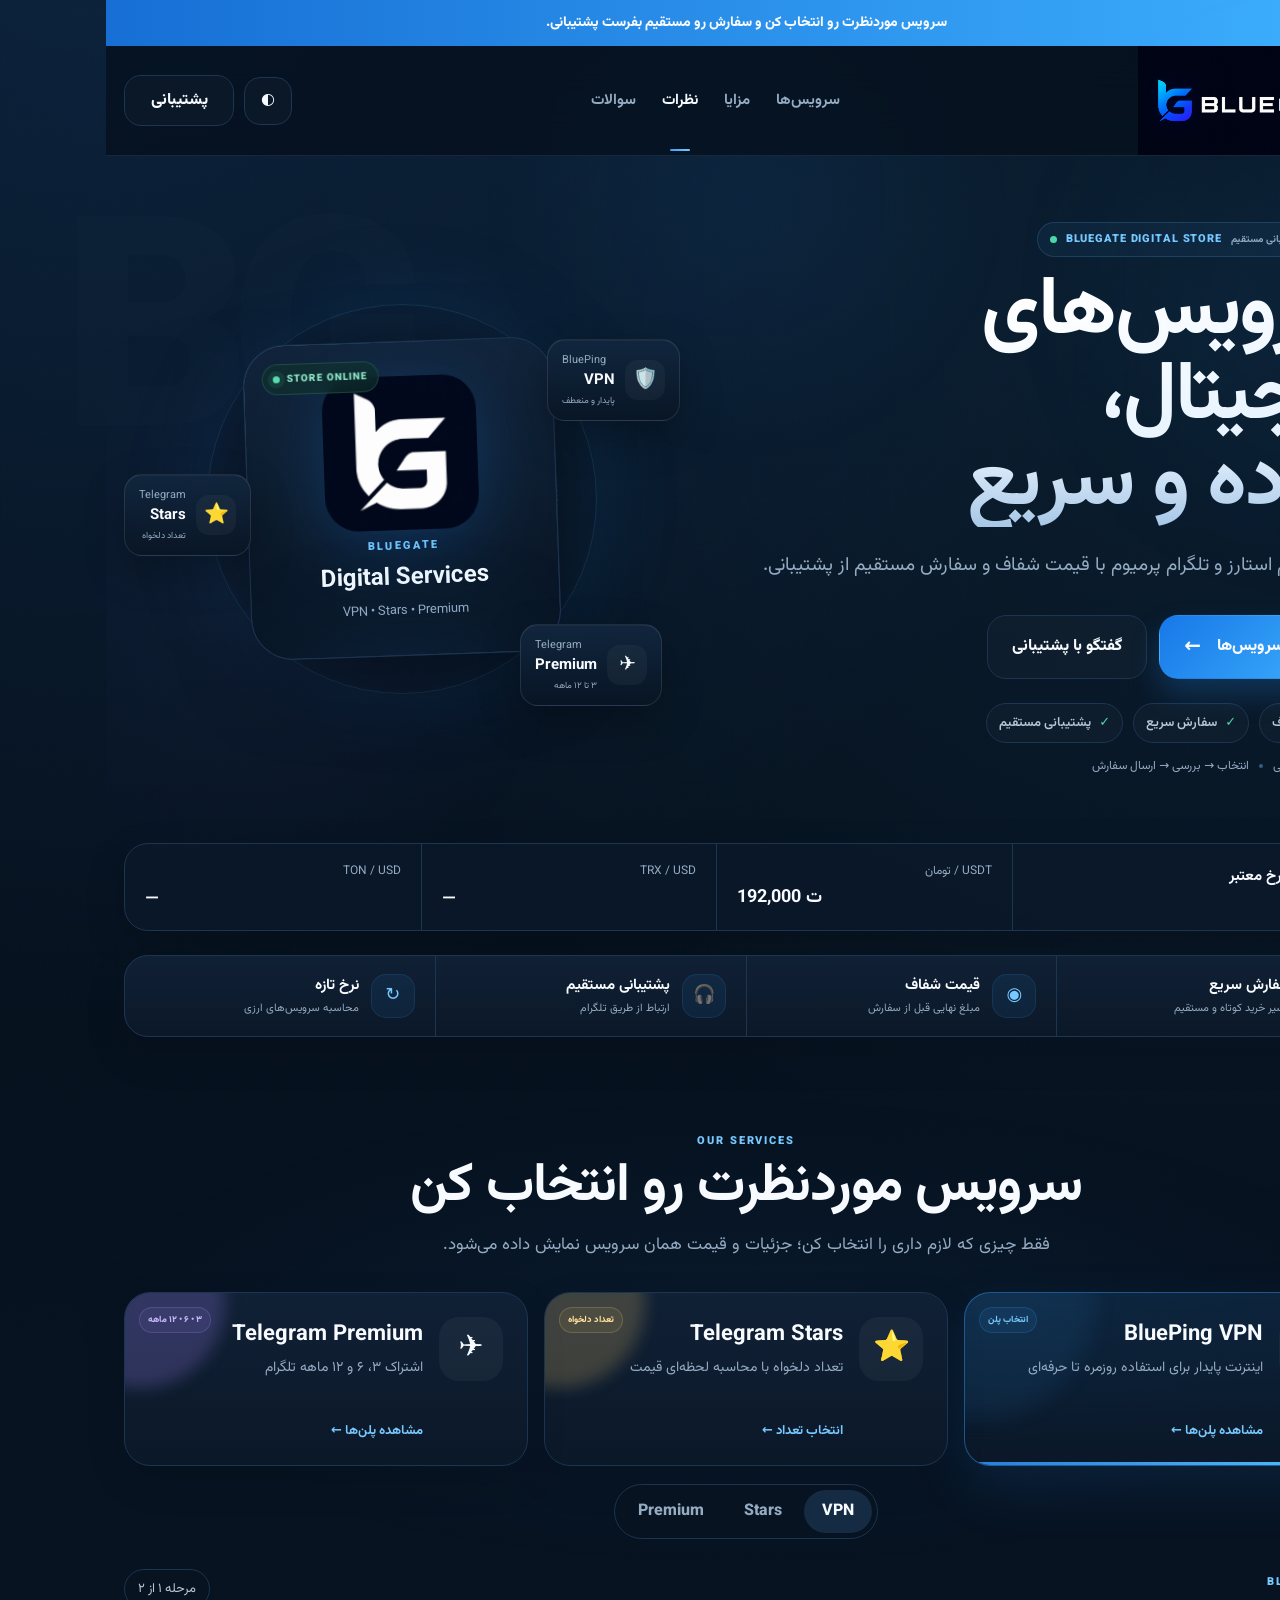
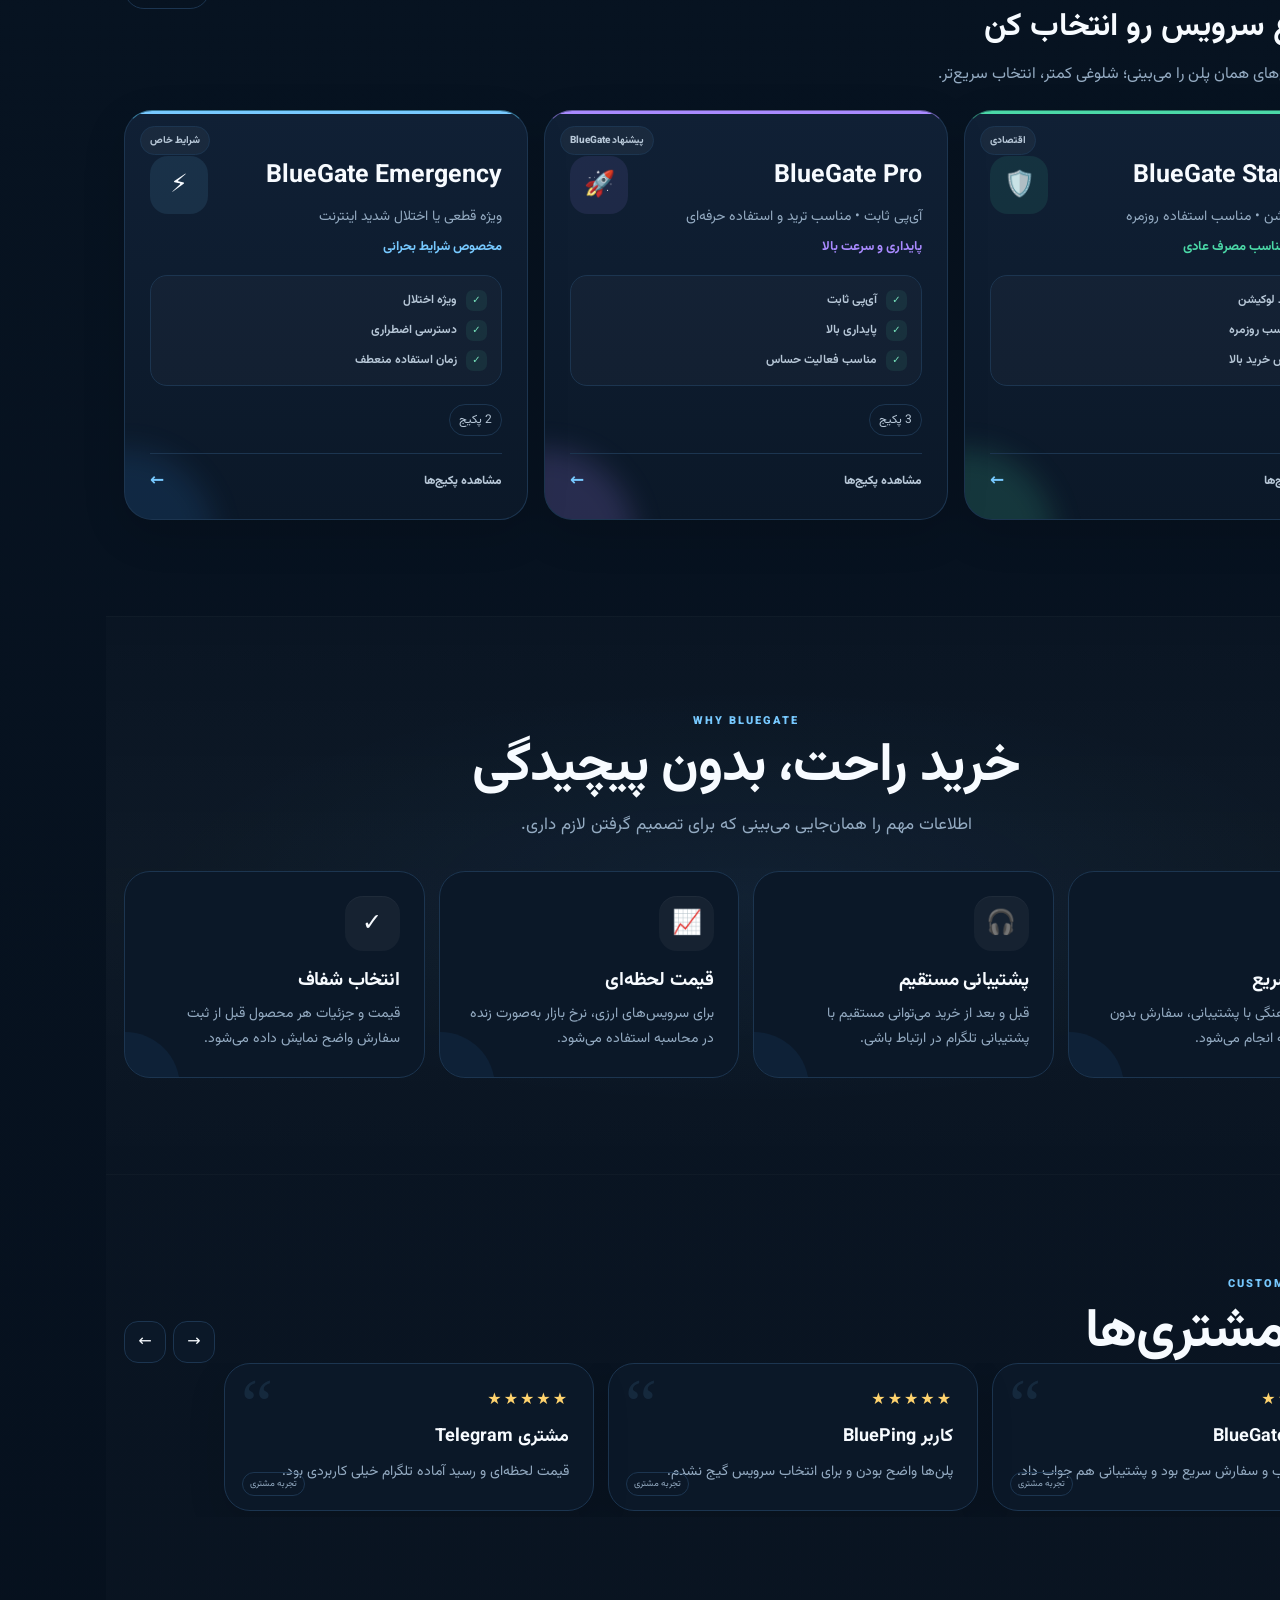
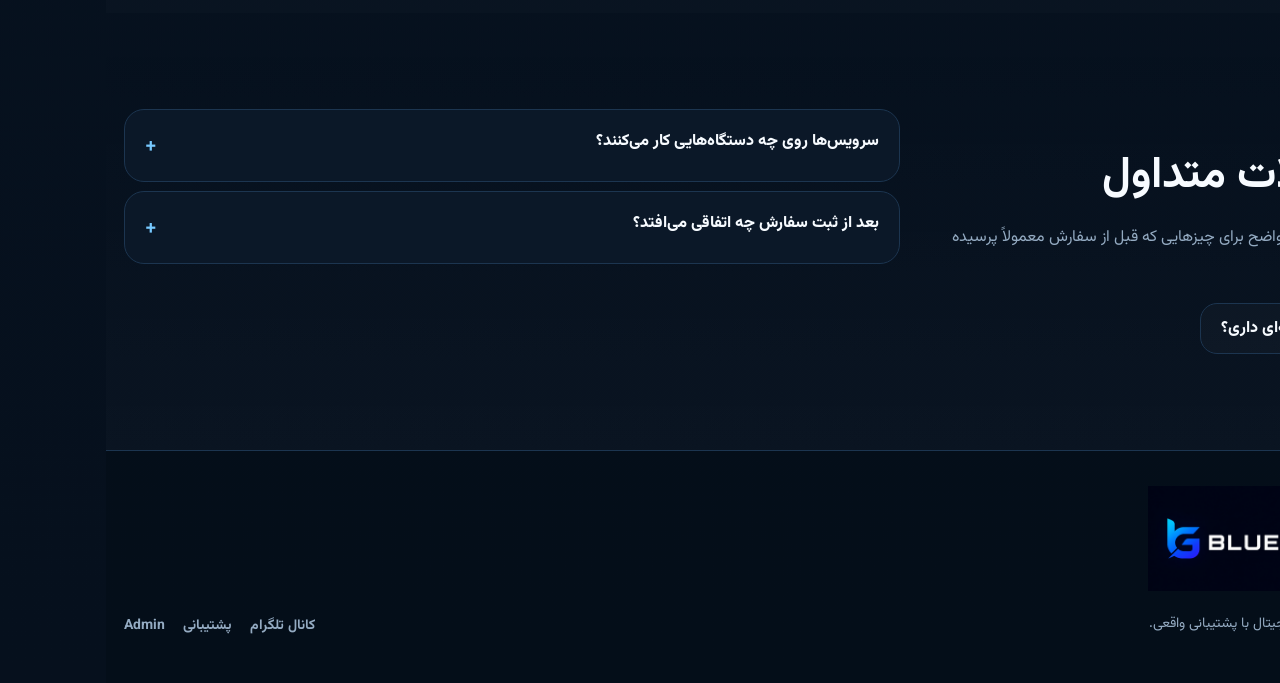
<file: index.html>
<!doctype html>
<html lang="fa" dir="rtl">
<head>
  <meta charset="utf-8">
  <meta name="viewport" content="width=device-width,initial-scale=1,viewport-fit=cover">
  <meta name="theme-color" content="#06101d">
  <title>BlueGate Store</title>
  <meta name="description" content="فروشگاه سرویس‌های دیجیتال BlueGate؛ VPN، Telegram Stars و Telegram Premium">
  <link rel="manifest" href="manifest.json">
  <link rel="icon" href="icon-192.png">
  <link rel="stylesheet" href="css/store.css">
</head>
<body>
  <div id="announcement" class="announcement hidden"></div>

  <header class="site-header" id="siteHeader">
    <div class="shell header-inner">
      <a class="brand" href="#top" aria-label="BlueGate home"><img src="assets/logo.png" alt="BlueGate" class="brand-wordmark"><span class="sr-only" id="brandName">BlueGate</span><span class="sr-only" id="brandSubtitle">Digital Services</span></a>
      <nav class="desktop-nav" aria-label="ناوبری اصلی">
        <a data-nav-link href="#products">سرویس‌ها</a>
        <a data-nav-link href="#why">مزایا</a>
        <a data-nav-link href="#reviewsSection">نظرات</a>
        <a data-nav-link href="#faq">سوالات</a>
      </nav>
      <div class="header-actions">
        <button id="themeBtn" class="icon-btn" type="button" aria-label="تغییر تم">◐</button>
        <a id="supportTop" class="btn header-support" target="_blank" rel="noopener">پشتیبانی</a>
        <button id="mobileMenuBtn" class="mobile-menu-btn" type="button" aria-label="منو">☰</button>
      </div>
    </div>
    <div id="mobileMenu" class="mobile-menu hidden">
      <div class="shell mobile-menu-links"><a href="#products">سرویس‌ها</a><a href="#why">مزایا</a><a href="#reviewsSection">نظرات</a><a href="#faq">سوالات</a><a id="mobileSupport" target="_blank" rel="noopener">پشتیبانی تلگرام</a></div>
    </div>
  </header>

  <main id="top">
    <section class="hero shell">
      <div class="hero-copy">
        <div class="hero-eyebrow"><span class="pulse-dot"></span><span>BLUEGATE DIGITAL STORE</span><b>خرید سریع • پشتیبانی مستقیم</b></div>
        <h1 id="heroTitle">سرویس‌های دیجیتال، ساده و سریع</h1>
        <p id="heroText">VPN، تلگرام استارز و تلگرام پرمیوم با قیمت شفاف و سفارش مستقیم از پشتیبانی.</p>
        <div class="hero-actions"><a class="btn primary xl hero-primary" href="#products"><span>مشاهده سرویس‌ها</span><b>←</b></a><a id="heroSupport" class="btn ghost xl" target="_blank" rel="noopener">گفتگو با پشتیبانی</a></div>
        <div class="hero-trust"><span><i>✓</i> قیمت شفاف</span><span><i>✓</i> سفارش سریع</span><span><i>✓</i> پشتیبانی مستقیم</span></div><div class="hero-microcopy"><span>بدون فرم‌های طولانی</span><i></i><span>انتخاب → بررسی → ارسال سفارش</span></div>
      </div>
      <div class="hero-visual" aria-hidden="true">
        <div class="brand-orbit"></div>
        <div class="brand-stage"><img src="assets/logo-mark.png" alt=""><div class="brand-stage-copy"><span>BLUEGATE</span><strong>Digital Services</strong><small>VPN • Stars • Premium</small></div><span class="brand-live-badge"><i></i> STORE ONLINE</span></div>
        <div class="floating-card fc-one"><span>🛡️</span><div><small>BluePing</small><strong>VPN</strong><em>پایدار و منعطف</em></div></div>
        <div class="floating-card fc-two"><span>⭐</span><div><small>Telegram</small><strong>Stars</strong><em>تعداد دلخواه</em></div></div>
        <div class="floating-card fc-three"><span>✈️</span><div><small>Telegram</small><strong>Premium</strong><em>۳ تا ۱۲ ماهه</em></div></div>
      </div>
    </section>

    <section class="shell live-strip" aria-label="نرخ‌های لحظه‌ای">
      <div class="live-strip-title"><span id="rateDot" class="live-dot loading"></span><div><strong id="rateState">در حال دریافت نرخ‌ها</strong><small id="rateAge">بازار زنده</small></div></div>
      <div class="rate-cell"><span>USDT / تومان</span><strong id="usdtRate" class="rate-loading">—</strong></div>
      <div class="rate-cell"><span>TRX / USD</span><strong id="trxRate" class="rate-loading">—</strong></div>
      <div class="rate-cell"><span>TON / USD</span><strong id="tonRate" class="rate-loading">—</strong></div>
    </section>

    <section class="shell conversion-strip" aria-label="مزایای خرید از BlueGate">
      <div class="conversion-item"><span class="conversion-icon">⚡</span><div><strong>سفارش سریع</strong><small>مسیر خرید کوتاه و مستقیم</small></div></div>
      <div class="conversion-item"><span class="conversion-icon">◉</span><div><strong>قیمت شفاف</strong><small>مبلغ نهایی قبل از سفارش</small></div></div>
      <div class="conversion-item"><span class="conversion-icon">🎧</span><div><strong>پشتیبانی مستقیم</strong><small>ارتباط از طریق تلگرام</small></div></div>
      <div class="conversion-item"><span class="conversion-icon">↻</span><div><strong>نرخ تازه</strong><small>محاسبه سرویس‌های ارزی</small></div></div>
    </section>

    <section id="products" class="section shell products-section">
      <div class="section-head center-head"><span class="kicker">OUR SERVICES</span><h2>سرویس موردنظرت رو انتخاب کن</h2><p>فقط چیزی که لازم داری را انتخاب کن؛ جزئیات و قیمت همان سرویس نمایش داده می‌شود.</p></div>

      <div class="product-tabs" role="tablist" aria-label="محصولات">
        <button class="product-tab active" data-target="vpnPanel" data-product="vpn" type="button"><span class="tab-badge">انتخاب پلن</span><span class="tab-icon vpn-icon">🛡️</span><span class="tab-copy"><strong>BluePing VPN</strong><small>اینترنت پایدار برای استفاده روزمره تا حرفه‌ای</small></span><b>مشاهده پلن‌ها ←</b></button>
        <button class="product-tab" data-target="starsPanel" data-product="stars" type="button"><span class="tab-badge gold">تعداد دلخواه</span><span class="tab-icon stars-icon">⭐</span><span class="tab-copy"><strong>Telegram Stars</strong><small>تعداد دلخواه با محاسبه لحظه‌ای قیمت</small></span><b>انتخاب تعداد ←</b></button>
        <button class="product-tab" data-target="premiumPanel" data-product="premium" type="button"><span class="tab-badge purple">۳ • ۶ • ۱۲ ماهه</span><span class="tab-icon premium-icon">✈️</span><span class="tab-copy"><strong>Telegram Premium</strong><small>اشتراک ۳، ۶ و ۱۲ ماهه تلگرام</small></span><b>مشاهده پلن‌ها ←</b></button>
      </div>

      <div class="service-nav-wrap"><div class="service-nav" id="serviceNav"><button class="active" data-service="vpn">VPN</button><button data-service="stars">Stars</button><button data-service="premium">Premium</button></div></div>

      <div id="vpnPanel" class="product-panel active">
        <div class="panel-intro"><div><span class="kicker">BLUEPING VPN</span><h3>اول نوع سرویس رو انتخاب کن</h3><p>بعد فقط پکیج‌های همان پلن را می‌بینی؛ شلوغی کمتر، انتخاب سریع‌تر.</p></div><span class="step-badge">مرحله ۱ از ۲</span></div>
        <div id="vpnPlans" class="vpn-plan-picker"></div>
        <div id="vpnPackageStage" class="vpn-package-stage hidden" data-theme="blue">
          <div class="vpn-stage-ambient" aria-hidden="true"></div>

          <div class="vpn-stage-top">
            <div class="stage-head">
              <div class="stage-identity">
                <div id="vpnSelectedIcon" class="stage-plan-icon">🛡️</div>
                <div>
                  <span class="eyebrow">پلن انتخاب‌شده</span>
                  <h4 id="vpnSelectedTitle">—</h4>
                  <p id="vpnSelectedSubtitle">—</p>
                </div>
              </div>
              <button id="changeVpnPlan" class="btn ghost small" type="button">تغییر پلن</button>
            </div>

            <div class="vpn-stage-details">
              <div class="vpn-best-for">
                <span class="mini-label">مناسب برای</span>
                <div id="vpnBestFor" class="best-for-list"></div>
              </div>

              <div class="vpn-network-visual" aria-hidden="true">
                <span class="network-node n1"></span>
                <span class="network-node n2"></span>
                <span class="network-node n3"></span>
                <span class="network-line l1"></span>
                <span class="network-line l2"></span>
                <div class="network-core">BG</div>
              </div>

              <div class="vpn-compare-hint">
                <span class="mini-label">خلاصه انتخاب</span>
                <strong id="vpnCompareHint">—</strong>
              </div>
            </div>
          </div>

          <div class="package-section-head">
            <div>
              <span class="eyebrow">مرحله ۲ از ۲</span>
              <h5>حجم مناسب خودت رو انتخاب کن</h5>
              <p>پکیج‌های بزرگ‌تر، در صورت داشتن قیمت بهتر به ازای هر گیگ، با برچسب صرفه‌جویی مشخص می‌شن.</p>
            </div>
            <span id="vpnPackageCount" class="package-count-chip">—</span>
          </div>

          <div id="vpnPackageList" class="vpn-package-grid"></div>

          <div id="vpnAction" class="selection-summary vpn-selection-summary muted-selection">
            <div class="selection-product">
              <span>انتخاب شما</span>
              <strong id="vpnSelectionLabel">یک پکیج انتخاب کن</strong>
            </div>
            <div class="selection-price-block">
              <small>مبلغ نهایی</small>
              <strong id="vpnSelectionPrice">—</strong>
            </div>
            <button id="vpnBuy" class="btn primary" type="button" disabled>انتخاب پکیج</button>
          </div>
          <div class="purchase-reassurance"><span>✓ مبلغ قبل از ارسال مشخص است</span><span>✓ سفارش مستقیم برای پشتیبانی</span></div>
        </div>
      </div>

      <div id="starsPanel" class="product-panel">
        <div class="configurator-card">
          <div class="config-head"><div><span class="kicker">TELEGRAM STARS</span><h3>تعداد استار رو انتخاب کن</h3><p>مقدار دلخواه را با اسلایدر یا عدد دقیق وارد کن.</p></div><div class="large-product-icon">⭐</div></div>
          <div class="star-amount"><button id="starsMinus" type="button" aria-label="کاهش">−</button><label><input id="starsInput" type="number"><span>Stars</span></label><button id="starsPlus" type="button" aria-label="افزایش">+</button></div>
          <div class="slider-shell"><input id="starsSlider" class="range" type="range"><div class="range-labels"><span id="starsMin">—</span><span id="starsMax">—</span></div></div>
          <div id="starsPresets" class="presets"></div><div class="config-hint"><span>✦</span><p>با تغییر تعداد، قیمت نهایی و معادل USDT / TRX / TON همان لحظه به‌روزرسانی می‌شود.</p></div>
          <div class="receive-summary"><div><span>مقدار دریافتی</span><strong><b id="starsReceive">—</b> Stars</strong></div><div><span>حداقل سفارش</span><strong><b id="starsMinimum">—</b> Stars</strong></div></div>
          <div class="primary-price-card"><span>قیمت نهایی</span><div class="hero-price"><strong id="starsToman">—</strong><small>تومان</small></div><div class="secondary-currencies"><span><b id="starsUsdt">—</b> USDT</span><span><b id="starsTrx">—</b> TRX</span><span><b id="starsTon">—</b> TON</span></div></div>
          <button id="starsBuy" class="btn primary xl full purchase-cta" type="button"><span>ثبت سفارش Stars</span><b>←</b></button><div class="purchase-reassurance centered"><span>✓ بررسی سفارش قبل از ارسال</span><span>✓ اتصال مستقیم به تلگرام</span></div>
        </div>
      </div>

      <div id="premiumPanel" class="product-panel">
        <div class="panel-intro"><div><span class="kicker">TELEGRAM PREMIUM</span><h3>مدت اشتراک رو انتخاب کن</h3><p>یک پلن را انتخاب کن؛ قیمت اصلی تومان است و معادل ارزها زیر آن نمایش داده می‌شود.</p></div><span class="step-badge">یک انتخاب</span></div>
        <div id="premiumPlans" class="premium-grid"></div>
        <div class="premium-action-wrap"><div class="selection-summary" id="premiumSelectionSummary"><div><span>پلن انتخاب‌شده</span><strong id="premiumSelectedLabel">هنوز انتخاب نشده</strong></div><div class="selection-price"><span id="premiumSelectedPrice">—</span><small>تومان</small></div><button id="premiumBuy" class="btn primary" type="button" disabled>ادامه خرید</button></div><div class="purchase-reassurance"><span>✓ قیمت نهایی به تومان</span><span>✓ معادل USDT / TRX / TON</span></div></div>
      </div>
    </section>

    <section id="why" class="section why-section"><div class="shell"><div class="section-head center-head"><span class="kicker">WHY BLUEGATE</span><h2>خرید راحت، بدون پیچیدگی</h2><p>اطلاعات مهم را همان‌جایی می‌بینی که برای تصمیم گرفتن لازم داری.</p></div><div id="featureGrid" class="feature-grid"></div></div></section>

    <section id="comparisonSection" class="section shell hidden"><div class="section-head"><div><span class="kicker">COMPARE</span><h2>مقایسه پلن‌های VPN</h2></div></div><div class="table-wrap"><table id="comparisonTable"></table></div></section>

    <section id="reviewsSection" class="section reviews-section hidden"><div class="shell"><div class="section-head"><div><span class="kicker">CUSTOMER REVIEWS</span><h2>نظر مشتری‌ها</h2></div><div class="carousel-controls"><button id="reviewsPrev" type="button" aria-label="قبلی">→</button><button id="reviewsNext" type="button" aria-label="بعدی">←</button></div></div><div id="reviewsGrid" class="reviews-carousel"></div></div></section>

    <section id="tutorialsSection" class="section shell hidden"><div class="section-head"><div><span class="kicker">GUIDES</span><h2>راهنمای اتصال</h2></div></div><div id="tutorialsGrid" class="tutorial-grid"></div></section>

    <section id="faq" class="section faq-section"><div class="shell faq-layout"><div class="faq-heading"><span class="kicker">FAQ</span><h2>سوالات متداول</h2><p>جواب کوتاه و واضح برای چیزهایی که قبل از سفارش معمولاً پرسیده می‌شوند.</p><a id="faqSupport" class="btn ghost" target="_blank" rel="noopener">سوال دیگه‌ای داری؟</a></div><div id="faqList" class="faq-list"></div></div></section>
  </main>

  <footer class="footer"><div class="shell footer-inner"><div class="footer-brand"><img src="assets/logo.png" alt="BlueGate"><p id="footerText">سرویس‌های دیجیتال با پشتیبانی واقعی.</p></div><div class="footer-links"><a id="footerChannel" target="_blank" rel="noopener">کانال تلگرام</a><a id="footerSupport" target="_blank" rel="noopener">پشتیبانی</a><a href="admin/">Admin</a></div></div></footer>

  <div id="stickyCheckout" class="sticky-checkout hidden"><div class="sticky-copy"><small id="stickyProduct">انتخاب شما</small><strong id="stickyVariant">—</strong></div><div class="sticky-price"><strong id="stickyPrice">—</strong><small>تومان</small></div><button id="stickyBuy" class="btn primary sticky-cta" type="button"><span>ادامه خرید</span><b>←</b></button></div>

  <div id="checkoutModal" class="modal hidden" role="dialog" aria-modal="true" aria-labelledby="checkoutTitle">
    <div class="modal-backdrop" data-close="1"></div>
    <div class="modal-card checkout-card-v8">
      <div class="modal-grabber"></div>
      <button id="modalClose" class="modal-close" type="button" aria-label="بستن">×</button>

      <div class="checkout-steps" aria-label="مراحل سفارش">
        <div class="checkout-step done"><span>1</span><b>انتخاب</b></div>
        <i></i>
        <div class="checkout-step active"><span>2</span><b>تأیید سفارش</b></div>
        <i></i>
        <div class="checkout-step"><span>3</span><b>تلگرام</b></div>
      </div>

      <div class="checkout-success-head">
        <div class="checkout-ready-icon" aria-hidden="true"><span>✓</span></div>
        <div>
          <span class="checkout-status-label">آماده ثبت سفارش</span>
          <h3 id="checkoutTitle">یک قدم تا تکمیل سفارش</h3>
          <p>جزئیات انتخابت را بررسی کن؛ بعد سفارش با متن آماده در تلگرام باز می‌شود.</p>
        </div>
      </div>

      <section class="checkout-product-summary">
        <div id="checkoutProductIcon" class="checkout-product-icon" aria-hidden="true"><img src="assets/logo-mark.png" alt=""></div>
        <div class="checkout-product-copy">
          <small>محصول انتخاب‌شده</small>
          <strong id="receiptProduct">—</strong>
          <span id="receiptVariant">—</span>
        </div>
        <div id="scopeBadge" class="scope-badge">BlueGate</div>
      </section>

      <div id="productHighlights" class="checkout-highlights"></div>

      <section class="checkout-price-panel">
        <div class="checkout-price-eyebrow">مبلغ نهایی</div>
        <div class="checkout-grand-total"><strong id="receiptTotal">—</strong><span>تومان</span></div>
        <div id="checkoutSaving" class="checkout-saving hidden"></div>
        <div class="receipt-crypto"><span id="receiptUsdt">—</span><span id="receiptTrx">—</span><span id="receiptTon">—</span></div>
      </section>

      <section class="checkout-details-card">
        <div class="checkout-detail-row"><span>قیمت پایه</span><strong id="receiptSubtotal">—</strong></div>
        <div id="discountRow" class="checkout-detail-row discount-applied hidden"><span>تخفیف</span><strong id="receiptDiscount">—</strong></div>
        <div class="checkout-detail-row order-id-line"><span>کد سفارش</span><div><strong id="receiptId">—</strong><button id="copyOrderId" type="button" class="mini-copy" aria-label="کپی کد سفارش">کپی</button></div></div>
        <div class="checkout-detail-row subtle"><span>زمان ایجاد</span><strong id="receiptTime">—</strong></div>
      </section>

      <div class="discount-collapsible">
        <button id="discountToggle" class="discount-toggle" type="button" aria-expanded="false"><span>کد تخفیف داری؟</span><b>＋</b></button>
        <div id="discountPanel" class="discount-panel hidden">
          <div class="discount-box"><label>کد تخفیف<input id="discountInput" type="text" placeholder="مثلاً WELCOME10" autocomplete="off"></label><button id="discountApply" class="btn ghost small" type="button">اعمال</button></div>
          <div id="discountMessage" class="discount-message"></div>
        </div>
      </div>

      <div class="checkout-trust-v8">
        <div><span>✓</span><p><b>قیمت شفاف</b><small>مبلغ نهایی قبل از ارسال مشخص است</small></p></div>
        <div><span>↗</span><p><b>متن آماده سفارش</b><small>نیازی به تایپ دوباره جزئیات نیست</small></p></div>
        <div><span>⚡</span><p><b>ارسال مستقیم</b><small>سفارش مستقیم برای پشتیبانی باز می‌شود</small></p></div>
      </div>

      <div class="modal-actions checkout-actions-v8">
        <button id="copyReceipt" class="btn ghost" type="button">کپی جزئیات سفارش</button>
        <a id="sendTelegram" class="btn primary telegram-cta" target="_blank" rel="noopener"><span>ادامه و ارسال در تلگرام</span><b>↗</b></a>
      </div>
      <p class="telegram-hint">با زدن دکمه بالا، تلگرام با متن کامل سفارش باز می‌شود.</p>
      <div class="receipt-rate-note">نرخ مرجع تتر هنگام ثبت: <b id="receiptRate">—</b></div>
    </div>
  </div>

  <div id="toast" class="toast hidden"></div>
  <script src="js/config.js"></script><script src="js/api.js"></script><script src="js/rates.js"></script><script src="js/pricing.js"></script><script src="js/checkout.js"></script><script src="js/app.js"></script>
</body>
</html>
</file>
<file: css/store.css>
@import url('https://fonts.googleapis.com/css2?family=Vazirmatn:wght@400;500;600;700;800;900&display=swap');
:root{--bg:#06101d;--bg2:#081522;--surface:#0b1828;--surface2:#102035;--surface3:#152a43;--text:#f7fbff;--muted:#94abc2;--muted2:#b7c7d7;--line:#1c3550;--line2:#315e86;--blue:#3b9fff;--blue2:#77c9ff;--green:#4bd8a7;--purple:#a98aff;--gold:#ffd36e;--danger:#ff758a;--shadow:0 26px 80px rgba(0,0,0,.32);--shell:1260px;--radius:28px;font-family:Vazirmatn,system-ui,sans-serif;color-scheme:dark}*{box-sizing:border-box}html{scroll-behavior:smooth}body{margin:0;min-height:100vh;background:radial-gradient(circle at 8% -4%,rgba(50,144,244,.18),transparent 28%),radial-gradient(circle at 94% 8%,rgba(61,177,255,.09),transparent 24%),linear-gradient(180deg,#050e19,#071321 38%,#06101d);color:var(--text);font-size:16px;overflow-x:hidden}body.light{--bg:#edf4fa;--bg2:#f5f9fc;--surface:#fff;--surface2:#f7fbff;--surface3:#eaf3fa;--text:#102033;--muted:#627990;--muted2:#4d657c;--line:#d7e5f0;--line2:#b7d1e4;--shadow:0 24px 65px rgba(49,83,112,.13);color-scheme:light;background:#edf4fa}a{color:inherit}button,input,select,textarea{font:inherit}.shell{width:min(var(--shell),calc(100% - 36px));margin-inline:auto}.hidden{display:none!important}.sr-only{position:absolute;width:1px;height:1px;overflow:hidden;clip:rect(0,0,0,0)}.announcement{padding:12px 16px;text-align:center;background:linear-gradient(90deg,#176fd5,#3eb1ff);font-size:14px;font-weight:800}.site-header{position:sticky;top:0;z-index:60;background:rgba(6,16,29,.78);backdrop-filter:blur(22px);border-bottom:1px solid rgba(31,55,80,.58)}.light .site-header{background:rgba(237,244,250,.86)}.header-inner{min-height:88px;display:flex;align-items:center;justify-content:space-between;gap:24px}.brand{display:flex;align-items:center;text-decoration:none;direction:ltr}.brand-wordmark{width:230px;max-width:38vw;height:auto;display:block}.desktop-nav{display:flex;align-items:center;gap:26px}.desktop-nav a{position:relative;color:var(--muted);text-decoration:none;font-weight:700;font-size:15px;padding:30px 0}.desktop-nav a::after{content:"";position:absolute;left:0;right:0;bottom:20px;height:2px;background:var(--blue);transform:scaleX(0);transition:.2s}.desktop-nav a.active,.desktop-nav a:hover{color:var(--text)}.desktop-nav a.active::after{transform:scaleX(1)}.header-actions{display:flex;align-items:center;gap:10px}.icon-btn,.mobile-menu-btn{width:48px;height:48px;border:1px solid var(--line);border-radius:16px;background:var(--surface);color:var(--text);cursor:pointer}.mobile-menu-btn{display:none;font-size:22px}.btn{min-height:50px;padding:12px 20px;border:1px solid var(--line);border-radius:17px;background:var(--surface);color:var(--text);text-decoration:none;font-weight:800;display:inline-flex;align-items:center;justify-content:center;gap:8px;cursor:pointer;transition:.18s}.btn:hover:not(:disabled){transform:translateY(-2px);border-color:var(--line2)}.btn:disabled{opacity:.48;cursor:not-allowed}.btn.primary{border-color:transparent;background:linear-gradient(135deg,#1778e8,#43b6ff);box-shadow:0 15px 30px rgba(39,142,240,.24)}.btn.ghost{background:rgba(255,255,255,.025)}.btn.xl{min-height:58px;padding:15px 24px;border-radius:19px;font-size:16px}.btn.small{min-height:42px;padding:9px 14px;font-size:14px}.btn.full{width:100%}.header-support{min-width:110px}.mobile-menu{border-top:1px solid var(--line);background:var(--surface)}.mobile-menu-links{display:grid;padding-block:10px}.mobile-menu a{padding:13px 4px;color:var(--muted);text-decoration:none;font-weight:700;border-bottom:1px solid var(--line)}
.kicker{display:inline-block;color:var(--blue2);font-size:11px;font-weight:900;letter-spacing:.18em;direction:ltr}.hero{min-height:680px;display:grid;grid-template-columns:1.06fr .94fr;align-items:center;gap:60px;padding:66px 0 94px}.hero h1{font-size:clamp(50px,6.5vw,82px);line-height:1.04;letter-spacing:-2px;margin:14px 0 20px;max-width:760px}.hero p{max-width:700px;color:var(--muted);font-size:19px;line-height:2;margin:0}.hero-actions{display:flex;gap:12px;flex-wrap:wrap;margin-top:30px}.hero-trust{display:flex;gap:10px;flex-wrap:wrap;margin-top:24px}.hero-trust span{display:flex;gap:8px;align-items:center;padding:9px 12px;border:1px solid var(--line);border-radius:999px;background:rgba(255,255,255,.025);font-size:13px;color:var(--muted2);font-weight:600}.hero-trust i{font-style:normal;color:var(--green);font-weight:900}.hero-visual{position:relative;min-height:470px;display:grid;place-items:center}.brand-orbit{position:absolute;width:390px;height:390px;border-radius:50%;border:1px solid rgba(93,189,255,.15);box-shadow:0 0 90px rgba(39,135,226,.15),inset 0 0 70px rgba(46,138,224,.06)}.brand-orbit::before,.brand-orbit::after{content:"";position:absolute;border-radius:50%;border:1px dashed rgba(119,201,255,.12)}.brand-orbit::before{inset:38px}.brand-orbit::after{inset:78px}.brand-stage{position:relative;width:310px;min-height:310px;padding:34px;display:grid;place-items:center;text-align:center;border:1px solid var(--line);border-radius:42px;background:linear-gradient(180deg,rgba(17,36,59,.97),rgba(8,19,33,.96));box-shadow:var(--shadow);transform:rotate(-2deg)}.light .brand-stage{background:linear-gradient(180deg,#fff,#f7fbff)}.brand-stage img{width:154px;height:154px;object-fit:contain;border-radius:34px}.brand-stage-copy{display:grid;gap:4px;margin-top:8px}.brand-stage-copy span{font-size:11px;letter-spacing:.2em;color:var(--blue2);font-weight:900;direction:ltr}.brand-stage-copy strong{font-size:24px}.brand-stage-copy small{font-size:13px;color:var(--muted);direction:ltr}.floating-card{position:absolute;display:flex;align-items:center;gap:10px;padding:12px 14px;border:1px solid var(--line);border-radius:18px;background:rgba(13,29,48,.94);box-shadow:0 16px 36px rgba(0,0,0,.22);backdrop-filter:blur(10px)}.light .floating-card{background:rgba(255,255,255,.94)}.floating-card>span{width:40px;height:40px;border-radius:13px;display:grid;place-items:center;background:rgba(255,255,255,.04);font-size:20px}.floating-card small{display:block;font-size:11px;color:var(--muted);direction:ltr}.floating-card strong{display:block;font-size:15px}.fc-one{right:0;top:75px}.fc-two{left:0;top:210px}.fc-three{right:18px;bottom:28px}
.live-strip{display:grid;grid-template-columns:1.2fr repeat(3,1fr);border:1px solid var(--line);border-radius:24px;background:rgba(12,25,42,.91);box-shadow:0 15px 42px rgba(0,0,0,.16);overflow:hidden;margin-top:-26px;position:relative;z-index:3}.light .live-strip{background:#fff}.live-strip>div{padding:18px 20px;border-left:1px solid var(--line)}.live-strip>div:last-child{border-left:0}.live-strip-title{display:flex;align-items:center;gap:11px}.live-strip-title strong{display:block;font-size:15px}.live-strip-title small{display:block;margin-top:3px;color:var(--muted);font-size:12px}.live-dot{width:10px;height:10px;border-radius:50%;background:var(--gold);box-shadow:0 0 0 6px rgba(255,211,110,.08)}.live-dot.ok{background:var(--green);box-shadow:0 0 0 6px rgba(75,216,167,.1)}.rate-cell span{display:block;color:var(--muted);font-size:12px}.rate-cell strong{display:block;margin-top:4px;font-size:18px;direction:ltr}.rate-loading{position:relative;color:transparent!important;overflow:hidden;border-radius:7px;background:rgba(255,255,255,.05);width:95px;height:22px}.rate-loading::after{content:"";position:absolute;inset:0;background:linear-gradient(90deg,transparent,rgba(255,255,255,.12),transparent);transform:translateX(-100%);animation:shimmer 1.4s infinite}@keyframes shimmer{to{transform:translateX(100%)}}
.section{padding:96px 0}.section-head h2{font-size:clamp(34px,4.6vw,54px);margin:8px 0 0;line-height:1.1;letter-spacing:-1px}.section-head p{color:var(--muted);font-size:17px;line-height:1.9;max-width:720px;margin:12px 0 0}.center-head{text-align:center;display:grid;justify-items:center;margin-bottom:30px}.product-tabs{display:grid;grid-template-columns:repeat(3,1fr);gap:16px}.product-tab{position:relative;min-height:170px;padding:24px;border:1px solid var(--line);border-radius:26px;background:linear-gradient(180deg,var(--surface2),var(--surface));color:var(--text);text-align:right;display:grid;grid-template-columns:auto 1fr;align-items:start;gap:12px 16px;cursor:pointer;transition:.2s;overflow:hidden}.product-tab::after{content:"";position:absolute;inset:auto 0 0;height:3px;background:transparent}.product-tab:hover{transform:translateY(-3px);border-color:var(--line2)}.product-tab.active{border-color:rgba(59,159,255,.46);background:linear-gradient(180deg,rgba(59,159,255,.12),var(--surface))}.product-tab.active::after{background:linear-gradient(90deg,#257edc,#56c3ff)}.tab-icon{width:64px;height:64px;border-radius:20px;display:grid;place-items:center;font-size:30px;background:rgba(255,255,255,.045);grid-row:1/3}.tab-copy{display:grid;gap:5px}.tab-copy strong{font-size:22px}.tab-copy small{color:var(--muted);font-size:14px;line-height:1.7}.product-tab>b{grid-column:2;font-size:13px;color:var(--blue2);align-self:end}.service-nav-wrap{position:sticky;top:89px;z-index:35;margin:18px 0 24px;pointer-events:none}.service-nav{width:max-content;max-width:100%;margin:auto;padding:5px;display:flex;gap:4px;border:1px solid var(--line);border-radius:999px;background:rgba(8,20,34,.88);backdrop-filter:blur(18px);pointer-events:auto;overflow:auto}.light .service-nav{background:rgba(255,255,255,.9)}.service-nav button{border:0;border-radius:999px;background:transparent;color:var(--muted);padding:9px 18px;font-weight:800;cursor:pointer}.service-nav button.active{background:var(--surface3);color:var(--text)}.product-panel{display:none}.product-panel.active{display:block;animation:panelin .24s ease}@keyframes panelin{from{opacity:0;transform:translateY(8px)}to{opacity:1;transform:none}}.panel-intro{display:flex;align-items:flex-start;justify-content:space-between;gap:20px;margin:30px 0 20px}.panel-intro h3{font-size:32px;margin:8px 0 8px}.panel-intro p{font-size:16px;color:var(--muted);margin:0;line-height:1.9}.step-badge{padding:9px 13px;border:1px solid var(--line);border-radius:999px;color:var(--muted2);font-size:13px;white-space:nowrap}
.vpn-plan-picker{display:grid;grid-template-columns:repeat(3,1fr);gap:16px}.vpn-choice{position:relative;padding:24px;border:1px solid var(--line);border-radius:26px;background:linear-gradient(180deg,var(--surface2),var(--surface));cursor:pointer;transition:.2s;text-align:right;color:var(--text)}.vpn-choice::before{content:"";position:absolute;top:0;right:0;left:0;height:3px;background:var(--plan)}.vpn-choice[data-theme=green]{--plan:var(--green)}.vpn-choice[data-theme=purple]{--plan:var(--purple)}.vpn-choice[data-theme=blue]{--plan:var(--blue2)}.vpn-choice:hover,.vpn-choice.selected{transform:translateY(-3px);border-color:color-mix(in srgb,var(--plan) 55%,var(--line))}.vpn-choice.selected{box-shadow:0 18px 40px color-mix(in srgb,var(--plan) 12%,transparent)}.vpn-choice-head{display:flex;justify-content:space-between;gap:14px}.vpn-choice-icon{width:58px;height:58px;border-radius:18px;display:grid;place-items:center;background:color-mix(in srgb,var(--plan) 10%,transparent);font-size:25px}.vpn-choice h4{font-size:23px;margin:0}.vpn-choice p{color:var(--muted);font-size:15px;line-height:1.8;margin:9px 0 6px}.vpn-choice-note{font-size:13px;color:var(--plan);font-weight:700}.vpn-choice-pills{display:flex;gap:6px;flex-wrap:wrap;margin-top:15px}.vpn-choice-pills span{padding:6px 9px;border:1px solid var(--line);border-radius:999px;color:var(--muted2);font-size:12px}.vpn-package-stage{margin-top:18px;padding:24px;border:1px solid var(--line);border-radius:28px;background:linear-gradient(180deg,rgba(255,255,255,.035),rgba(255,255,255,.012))}.stage-head{display:flex;align-items:center;justify-content:space-between;gap:16px;margin-bottom:20px}.stage-head .eyebrow{font-size:11px;color:var(--blue2);font-weight:800}.stage-head h4{font-size:25px;margin:3px 0 4px}.stage-head p{margin:0;color:var(--muted);font-size:14px}.vpn-package-grid{display:grid;grid-template-columns:repeat(4,1fr);gap:10px}.vpn-package{padding:17px;border:1px solid var(--line);border-radius:18px;background:var(--surface);color:var(--text);cursor:pointer;text-align:right;transition:.18s}.vpn-package:hover,.vpn-package.selected{border-color:var(--blue);background:linear-gradient(180deg,rgba(59,159,255,.12),var(--surface));transform:translateY(-2px)}.vpn-package span{display:block;font-size:16px;font-weight:800}.vpn-package strong{display:block;font-size:20px;margin-top:7px}.vpn-package small{font-size:12px;color:var(--muted)}.selection-summary{margin-top:16px;display:grid;grid-template-columns:1fr auto auto;gap:14px;align-items:center;padding:15px 17px;border:1px solid var(--line);border-radius:20px;background:var(--surface)}.selection-summary>div:first-child span{display:block;color:var(--muted);font-size:12px}.selection-summary>div:first-child strong{display:block;font-size:17px;margin-top:4px}.selection-summary.muted-selection{opacity:.72}.selection-price{display:flex;align-items:baseline;gap:5px}.selection-price span,.selection-summary>div>strong#vpnSelectionPrice{font-size:24px}.selection-price small{color:var(--muted);font-size:12px}
.configurator-card{max-width:880px;margin:28px auto 0;padding:30px;border:1px solid var(--line);border-radius:30px;background:linear-gradient(180deg,var(--surface2),var(--surface));box-shadow:0 18px 50px rgba(0,0,0,.16)}.config-head{display:flex;justify-content:space-between;gap:20px}.config-head h3{font-size:34px;margin:8px 0 8px}.config-head p{color:var(--muted);font-size:16px;margin:0}.large-product-icon{width:74px;height:74px;border-radius:24px;display:grid;place-items:center;font-size:34px;border:1px solid rgba(255,211,110,.18);background:rgba(255,211,110,.06)}.star-amount{display:grid;grid-template-columns:58px 1fr 58px;gap:10px;margin:26px 0;direction:ltr}.star-amount>button,.star-amount label{height:68px;border:1px solid var(--line);border-radius:19px;background:var(--bg2);color:var(--text)}.star-amount>button{font-size:26px;font-weight:900;cursor:pointer}.star-amount label{display:flex;justify-content:center;align-items:center;gap:10px}.star-amount input{width:210px;max-width:66%;background:transparent;border:0;outline:0;color:var(--text);font-size:30px;font-weight:900;text-align:right}.star-amount label span{font-size:14px;color:var(--muted)}.slider-shell{padding:4px 1px}.range{width:100%;height:8px;accent-color:var(--blue);cursor:pointer}.range-labels{display:flex;justify-content:space-between;color:var(--muted);font-size:13px;direction:ltr;margin-top:6px}.presets{display:flex;gap:8px;flex-wrap:wrap;margin:17px 0;direction:ltr}.preset{padding:9px 13px;border:1px solid var(--line);border-radius:999px;background:var(--bg2);color:var(--text);font-size:13px;font-weight:700;cursor:pointer}.preset.active{border-color:var(--blue);background:rgba(59,159,255,.1)}.primary-price-card{margin-top:18px;padding:23px;border:1px solid rgba(59,159,255,.25);border-radius:24px;background:linear-gradient(180deg,rgba(59,159,255,.09),rgba(59,159,255,.025))}.primary-price-card>span{display:block;color:var(--muted);font-size:13px}.hero-price{display:flex;align-items:baseline;gap:8px;margin-top:4px}.hero-price strong{font-size:48px;letter-spacing:-1px}.hero-price small{color:var(--muted);font-size:15px}.secondary-currencies{display:flex;gap:10px;flex-wrap:wrap;margin-top:12px}.secondary-currencies span{padding:6px 9px;border:1px solid var(--line);border-radius:999px;color:var(--muted);font-size:12px}.secondary-currencies b{color:var(--muted2);margin-left:4px}.configurator-card>.btn{margin-top:16px}
.premium-grid{display:grid;grid-template-columns:repeat(3,1fr);gap:16px}.premium-choice{position:relative;padding:25px;border:1px solid var(--line);border-radius:28px;background:linear-gradient(180deg,var(--surface2),var(--surface));cursor:pointer;transition:.2s;overflow:hidden}.premium-choice:hover,.premium-choice.selected{transform:translateY(-3px);border-color:rgba(59,159,255,.5)}.premium-choice.featured{box-shadow:0 18px 50px rgba(46,137,224,.13)}.premium-choice.featured::before{content:"پیشنهادی";position:absolute;top:15px;left:15px;padding:6px 9px;border-radius:999px;background:rgba(59,159,255,.13);color:var(--blue2);font-size:11px;font-weight:900}.premium-choice.best-value::after{content:"بهترین ارزش خرید";position:absolute;top:15px;right:15px;padding:6px 9px;border-radius:999px;background:rgba(75,216,167,.1);color:#78e7bd;font-size:11px;font-weight:900}.premium-choice .premium-symbol{width:55px;height:55px;border-radius:18px;display:grid;place-items:center;background:rgba(59,159,255,.08);font-size:25px;margin-bottom:18px}.premium-choice h4{font-size:27px;margin:0 0 8px}.premium-choice p{margin:0;color:var(--muted);font-size:13px}.premium-main-price{font-size:34px;font-weight:900;margin-top:20px}.premium-main-price small{font-size:13px;color:var(--muted)}.premium-secondary{margin-top:10px;font-size:12px;color:var(--muted);line-height:1.9}.premium-check{position:absolute;bottom:18px;left:18px;width:30px;height:30px;border-radius:50%;display:grid;place-items:center;border:1px solid var(--line);color:transparent}.premium-choice.selected .premium-check{background:var(--blue);border-color:var(--blue);color:#fff}.premium-action-wrap{max-width:820px;margin:16px auto 0}
.why-section{background:linear-gradient(180deg,rgba(255,255,255,.015),rgba(255,255,255,.035),rgba(255,255,255,.015));border-top:1px solid rgba(255,255,255,.025);border-bottom:1px solid rgba(255,255,255,.025)}.feature-grid{display:grid;grid-template-columns:repeat(4,1fr);gap:14px}.feature-card{padding:24px;border:1px solid var(--line);border-radius:24px;background:var(--surface)}.feature-icon{width:55px;height:55px;border-radius:18px;display:grid;place-items:center;background:rgba(255,255,255,.045);font-size:24px}.feature-card h3{font-size:19px;margin:15px 0 7px}.feature-card p{color:var(--muted);font-size:14px;line-height:1.8;margin:0}.table-wrap{overflow:auto;border:1px solid var(--line);border-radius:24px;background:var(--surface)}table{width:100%;border-collapse:collapse;min-width:720px}th,td{padding:16px 18px;border-bottom:1px solid var(--line);font-size:14px;text-align:center}th{font-size:15px;background:rgba(255,255,255,.025)}td:first-child,th:first-child{text-align:right;font-weight:800}.reviews-section{background:rgba(255,255,255,.014)}.reviews-section .section-head{display:flex;align-items:end;justify-content:space-between;gap:20px}.reviews-carousel{display:flex;gap:14px;overflow:auto;scroll-snap-type:x mandatory;scrollbar-width:none;padding-bottom:6px}.reviews-carousel::-webkit-scrollbar{display:none}.review-card{min-width:min(370px,84vw);scroll-snap-align:start;padding:24px;border:1px solid var(--line);border-radius:24px;background:var(--surface)}.review-card .stars{color:var(--gold);letter-spacing:2px;margin-bottom:10px}.review-card h3{font-size:18px;margin:0 0 8px}.review-card p{margin:0;color:var(--muted);font-size:14px;line-height:1.9}.carousel-controls{display:flex;gap:7px}.carousel-controls button{width:42px;height:42px;border:1px solid var(--line);border-radius:14px;background:var(--surface);color:var(--text);cursor:pointer}.tutorial-grid{display:grid;grid-template-columns:repeat(3,1fr);gap:14px}.tutorial-card{padding:24px;border:1px solid var(--line);border-radius:24px;background:var(--surface)}.tutorial-card h3{font-size:19px;margin:0 0 12px}.tutorial-card ol{margin:0;padding-right:19px;color:var(--muted);font-size:14px;line-height:2}.faq-section{background:linear-gradient(180deg,transparent,rgba(255,255,255,.02))}.faq-layout{display:grid;grid-template-columns:.7fr 1.3fr;gap:50px;align-items:start}.faq-heading{position:sticky;top:130px}.faq-heading h2{font-size:44px;margin:8px 0 12px}.faq-heading p{color:var(--muted);font-size:16px;line-height:1.9;margin:0 0 20px}.faq-list{display:grid;gap:9px}.faq-item{border:1px solid var(--line);border-radius:20px;background:var(--surface);overflow:hidden}.faq-q{width:100%;display:flex;justify-content:space-between;gap:14px;padding:19px 20px;border:0;background:transparent;color:var(--text);font-size:16px;font-weight:800;text-align:right;cursor:pointer}.faq-q b{font-size:21px;color:var(--blue2);transition:.2s}.faq-item.open .faq-q b{transform:rotate(45deg)}.faq-a{padding:0 20px 18px;color:var(--muted);font-size:14px;line-height:1.9}.footer{border-top:1px solid var(--line);background:rgba(4,12,21,.36)}.footer-inner{padding:35px 0 46px;display:flex;align-items:flex-end;justify-content:space-between;gap:24px}.footer-brand{max-width:420px}.footer-brand img{width:220px;height:auto}.footer-brand p{margin:12px 0 0;color:var(--muted);font-size:14px;line-height:1.8}.footer-links{display:flex;gap:18px;flex-wrap:wrap}.footer-links a{color:var(--muted);text-decoration:none;font-size:14px;font-weight:700}.footer-links a:hover{color:var(--text)}
.sticky-checkout{position:fixed;z-index:70;bottom:18px;left:50%;transform:translateX(-50%);width:min(780px,calc(100% - 28px));display:grid;grid-template-columns:1fr auto auto;gap:16px;align-items:center;padding:11px 12px 11px 18px;border:1px solid rgba(74,171,255,.3);border-radius:22px;background:rgba(9,22,38,.92);backdrop-filter:blur(20px);box-shadow:0 20px 60px rgba(0,0,0,.35)}.light .sticky-checkout{background:rgba(255,255,255,.94)}.sticky-copy small{display:block;color:var(--muted);font-size:11px}.sticky-copy strong{display:block;font-size:15px;margin-top:2px}.sticky-price{display:flex;align-items:baseline;gap:5px}.sticky-price strong{font-size:20px}.sticky-price small{font-size:11px;color:var(--muted)}
.modal{position:fixed;inset:0;z-index:100;display:grid;place-items:center}.modal-backdrop{position:absolute;inset:0;background:rgba(1,7,13,.72);backdrop-filter:blur(3px)}.modal-card{position:relative;width:min(560px,calc(100% - 28px));max-height:calc(100vh - 32px);overflow:auto;padding:26px;border:1px solid var(--line);border-radius:30px;background:linear-gradient(180deg,var(--surface2),var(--surface));box-shadow:var(--shadow)}.modal-close{position:absolute;top:16px;left:16px;width:40px;height:40px;border:1px solid var(--line);border-radius:13px;background:var(--bg2);color:var(--text);font-size:23px;cursor:pointer}.modal-grabber{display:none}.checkout-title{padding-left:50px}.checkout-title h3{font-size:28px;margin:6px 0 5px}.checkout-title p{margin:0;color:var(--muted);font-size:13px;line-height:1.8}.receipt-id-row{display:flex;justify-content:space-between;gap:12px;margin:18px 0 12px;padding:12px 14px;border:1px solid var(--line);border-radius:16px;background:rgba(255,255,255,.025)}.receipt-id-row span{color:var(--muted);font-size:12px}.receipt-id-row strong{font-size:14px;direction:ltr}.receipt-product-card{display:grid;grid-template-columns:1fr 1fr;gap:10px;padding:15px;border:1px solid var(--line);border-radius:20px;background:var(--bg2)}.receipt-product-card span{display:block;color:var(--muted);font-size:11px}.receipt-product-card strong{display:block;font-size:16px;margin-top:3px}.receipt-body{display:grid;gap:10px;margin-top:12px}.receipt-row{display:flex;justify-content:space-between;align-items:center;gap:12px;padding:7px 2px}.receipt-row span{color:var(--muted);font-size:13px}.receipt-row strong{font-size:15px}.discount-box{display:grid;grid-template-columns:1fr auto;gap:8px;align-items:end;padding:12px;border:1px solid var(--line);border-radius:18px;background:rgba(255,255,255,.025)}.discount-box label{display:grid;gap:6px;color:var(--muted);font-size:12px}.discount-box input{height:44px;border:1px solid var(--line);border-radius:13px;background:var(--bg2);color:var(--text);padding:0 12px}.discount-message{min-height:16px;color:var(--blue2);font-size:12px}.receipt-total{display:flex;justify-content:space-between;align-items:end;gap:14px;padding:16px 0 4px;border-top:1px solid var(--line)}.receipt-total>span{font-size:15px;font-weight:800}.receipt-total>div{display:flex;align-items:baseline;gap:5px}.receipt-total strong{font-size:28px}.receipt-total small{font-size:11px;color:var(--muted)}.receipt-crypto{display:flex;gap:7px;flex-wrap:wrap}.receipt-crypto span{padding:6px 8px;border:1px solid var(--line);border-radius:999px;color:var(--muted);font-size:11px}.receipt-meta{display:flex;justify-content:space-between;gap:10px;color:var(--muted);font-size:11px}.modal-actions{display:flex;gap:9px;margin-top:17px}.modal-actions .btn{flex:1}.telegram-hint{text-align:center;margin:10px 0 0;color:var(--muted);font-size:11px}.toast{position:fixed;left:18px;bottom:18px;z-index:130;min-width:240px;max-width:380px;padding:13px 15px;border:1px solid var(--line2);border-radius:16px;background:var(--surface);box-shadow:var(--shadow);font-size:14px;font-weight:700}
@media(max-width:1100px){.hero{grid-template-columns:1fr;gap:30px}.hero-visual{order:-1;min-height:410px}.product-tabs,.vpn-plan-picker,.premium-grid{grid-template-columns:1fr}.vpn-package-grid{grid-template-columns:repeat(2,1fr)}.feature-grid{grid-template-columns:repeat(2,1fr)}.faq-layout{grid-template-columns:1fr}.faq-heading{position:static}.live-strip{grid-template-columns:repeat(2,1fr)}.live-strip-title{grid-column:1/-1}.tutorial-grid{grid-template-columns:1fr 1fr}}
@media(max-width:820px){.shell{width:min(var(--shell),calc(100% - 24px))}.header-inner{min-height:76px}.brand-wordmark{width:190px}.desktop-nav,.header-support{display:none}.mobile-menu-btn{display:block}.hero{min-height:auto;padding:40px 0 78px}.hero h1{font-size:clamp(40px,12vw,58px)}.hero p{font-size:16px}.hero-visual{min-height:360px}.brand-orbit{width:315px;height:315px}.brand-stage{width:250px;min-height:250px}.brand-stage img{width:120px;height:120px}.brand-stage-copy strong{font-size:20px}.floating-card{padding:9px 10px}.fc-one{top:35px}.fc-two{top:170px}.fc-three{bottom:10px}.live-strip{margin-top:-22px}.service-nav-wrap{top:77px}.section{padding:76px 0}.product-tab{min-height:145px}.panel-intro{flex-direction:column}.vpn-package-stage{padding:18px}.selection-summary{grid-template-columns:1fr auto}.selection-summary .btn{grid-column:1/-1;width:100%}.configurator-card{padding:22px}.feature-grid,.tutorial-grid{grid-template-columns:1fr}.faq-heading h2{font-size:34px}.footer-inner{flex-direction:column;align-items:flex-start}.sticky-checkout{bottom:10px;width:calc(100% - 20px)}}
@media(max-width:560px){body{font-size:15px}.announcement{font-size:12px}.brand-wordmark{width:164px}.header-actions{gap:6px}.icon-btn,.mobile-menu-btn{width:44px;height:44px}.hero{padding-top:22px}.hero-visual{min-height:300px}.brand-orbit{width:270px;height:270px}.brand-stage{width:214px;min-height:214px;padding:22px;border-radius:34px}.brand-stage img{width:100px;height:100px}.brand-stage-copy small{font-size:11px}.floating-card{font-size:12px}.floating-card>span{width:34px;height:34px}.fc-one{right:-5px}.fc-two{left:-5px}.fc-three{right:0}.hero-actions .btn{width:100%}.hero-trust span{font-size:11px}.live-strip{grid-template-columns:1fr}.live-strip-title{grid-column:auto}.live-strip>div{border-left:0;border-bottom:1px solid var(--line)}.live-strip>div:last-child{border-bottom:0}.center-head h2,.section-head h2{font-size:31px}.section-head p{font-size:14px}.product-tab{padding:18px;min-height:130px}.tab-icon{width:54px;height:54px;font-size:26px}.tab-copy strong{font-size:18px}.tab-copy small{font-size:12px}.service-nav{width:100%;justify-content:space-between}.service-nav button{flex:1;padding:8px 12px}.panel-intro h3{font-size:27px}.vpn-choice{padding:20px}.vpn-choice h4{font-size:21px}.vpn-package-grid{grid-template-columns:1fr}.stage-head{align-items:flex-start}.star-amount{grid-template-columns:50px 1fr 50px}.star-amount>button,.star-amount label{height:60px}.star-amount input{font-size:25px}.hero-price strong{font-size:38px}.primary-price-card{padding:18px}.premium-choice h4{font-size:24px}.feature-grid{grid-template-columns:1fr}.reviews-carousel{margin-left:-12px;padding-left:12px}.faq-q{font-size:15px}.sticky-checkout{grid-template-columns:1fr auto;padding:9px 10px}.sticky-copy{min-width:0}.sticky-copy strong{white-space:nowrap;overflow:hidden;text-overflow:ellipsis;max-width:170px}.sticky-price{display:none}.sticky-checkout .btn{min-height:46px;padding:10px 14px}.modal{align-items:end}.modal-card{width:100%;max-height:90vh;border-radius:28px 28px 0 0;padding:20px 18px 22px}.modal-grabber{display:block;width:44px;height:4px;border-radius:999px;background:var(--line2);margin:0 auto 14px}.modal-close{top:16px}.receipt-product-card{grid-template-columns:1fr}.modal-actions{flex-direction:column}.receipt-meta{flex-direction:column}.footer-brand img{width:190px}}


/* Storefront v6 — conversion-focused visual polish */
:root{--glow-blue:rgba(59,159,255,.28);--glow-purple:rgba(169,138,255,.22);--glow-gold:rgba(255,211,110,.20)}
body::after{content:"";position:fixed;inset:0;pointer-events:none;z-index:-1;background:radial-gradient(circle at 50% 22%,rgba(44,134,225,.07),transparent 28%),radial-gradient(circle at 12% 68%,rgba(169,138,255,.04),transparent 25%)}
.hero-copy{position:relative}.hero-copy::before{content:"";position:absolute;width:320px;height:320px;right:-120px;top:-90px;border-radius:50%;background:var(--glow-blue);filter:blur(110px);opacity:.28;pointer-events:none}
.hero-eyebrow{display:inline-flex;align-items:center;gap:9px;padding:8px 12px;border:1px solid rgba(119,201,255,.16);border-radius:999px;background:rgba(59,159,255,.055);color:var(--blue2);font-size:11px;font-weight:900;letter-spacing:.08em;direction:ltr}.hero-eyebrow b{font-size:10px;font-weight:700;color:var(--muted);letter-spacing:0;direction:rtl}.pulse-dot{width:7px;height:7px;border-radius:50%;background:var(--green);box-shadow:0 0 0 0 rgba(75,216,167,.4);animation:pulse 2s infinite}@keyframes pulse{70%{box-shadow:0 0 0 9px rgba(75,216,167,0)}100%{box-shadow:0 0 0 0 rgba(75,216,167,0)}}
.hero h1{background:linear-gradient(180deg,#fff 15%,#eaf5ff 68%,#a7c7e6);-webkit-background-clip:text;background-clip:text;color:transparent;text-wrap:balance}.light .hero h1{background:linear-gradient(180deg,#0d2135,#224c70);-webkit-background-clip:text;background-clip:text;color:transparent}
.hero-actions .btn.primary{position:relative;overflow:hidden}.hero-actions .btn.primary::after,.purchase-cta::after,.sticky-cta::after{content:"";position:absolute;inset:0;background:linear-gradient(110deg,transparent 20%,rgba(255,255,255,.18) 45%,transparent 70%);transform:translateX(-120%);transition:.6s}.hero-actions .btn.primary:hover::after,.purchase-cta:hover::after,.sticky-cta:hover::after{transform:translateX(120%)}
.hero-microcopy{display:flex;align-items:center;gap:10px;color:var(--muted);font-size:12px;margin-top:14px}.hero-microcopy i{width:4px;height:4px;border-radius:50%;background:var(--line2)}
.brand-stage{overflow:hidden}.brand-stage::before{content:"";position:absolute;inset:-1px;border-radius:inherit;padding:1px;background:linear-gradient(145deg,rgba(119,201,255,.48),transparent 35%,rgba(169,138,255,.25));-webkit-mask:linear-gradient(#000 0 0) content-box,linear-gradient(#000 0 0);-webkit-mask-composite:xor;mask-composite:exclude;pointer-events:none}.brand-stage::after{content:"";position:absolute;inset:auto 15% -45% 15%;height:130px;background:#2f93f5;filter:blur(70px);opacity:.22}.brand-stage img{filter:drop-shadow(0 14px 35px rgba(30,128,222,.28))}
.floating-card{border-color:rgba(255,255,255,.1)!important;background:linear-gradient(180deg,rgba(18,39,63,.92),rgba(9,21,36,.88))!important;box-shadow:0 16px 40px rgba(0,0,0,.25),inset 0 1px 0 rgba(255,255,255,.04);transition:transform .28s ease,border-color .28s ease}.floating-card:hover{transform:translateY(-5px) scale(1.02);border-color:rgba(119,201,255,.28)!important}.floating-card em{display:block;font-style:normal;font-size:9px;color:var(--muted);margin-top:2px}.fc-one{animation:floaty 5.4s ease-in-out infinite}.fc-two{animation:floaty 6.3s ease-in-out -1.2s infinite}.fc-three{animation:floaty 5.8s ease-in-out -2s infinite}@keyframes floaty{50%{transform:translateY(-8px)}}
.conversion-strip{position:relative;z-index:3;display:grid;grid-template-columns:repeat(4,1fr);gap:1px;margin-top:24px;border:1px solid var(--line);border-radius:24px;overflow:hidden;background:var(--line);box-shadow:0 16px 50px rgba(0,0,0,.12)}.conversion-item{display:flex;align-items:center;gap:12px;padding:18px 20px;background:linear-gradient(180deg,var(--surface2),var(--surface))}.conversion-icon{flex:0 0 auto;width:44px;height:44px;border-radius:15px;display:grid;place-items:center;background:rgba(59,159,255,.08);border:1px solid rgba(59,159,255,.13);color:var(--blue2);font-size:18px}.conversion-item strong{display:block;font-size:15px}.conversion-item small{display:block;color:var(--muted);font-size:11px;margin-top:3px}
.products-section{position:relative}.products-section::before{content:"";position:absolute;inset:8% -12% auto;height:420px;background:radial-gradient(ellipse at center,rgba(48,144,236,.08),transparent 65%);pointer-events:none}.center-head{position:relative}.center-head h2{text-wrap:balance}.product-tabs{position:relative}.product-tab{overflow:hidden;isolation:isolate;min-height:174px;box-shadow:0 14px 42px rgba(0,0,0,.14)}.product-tab::before{content:"";position:absolute;width:170px;height:170px;border-radius:50%;left:-70px;top:-75px;background:rgba(59,159,255,.08);filter:blur(8px);z-index:-1;transition:.28s}.product-tab[data-product=stars]::before{background:var(--glow-gold)}.product-tab[data-product=premium]::before{background:var(--glow-purple)}.product-tab:hover::before,.product-tab.active::before{transform:scale(1.35);opacity:1}.product-tab:hover{transform:translateY(-5px);box-shadow:0 24px 52px rgba(0,0,0,.2)}.product-tab.active{box-shadow:0 22px 55px rgba(27,114,203,.18),inset 0 1px 0 rgba(255,255,255,.04)}.tab-badge{position:absolute;top:14px;left:14px;padding:5px 8px;border-radius:999px;background:rgba(59,159,255,.08);border:1px solid rgba(59,159,255,.18);color:var(--blue2);font-size:9px;font-weight:800}.tab-badge.gold{color:#ffe19a;border-color:rgba(255,211,110,.2);background:rgba(255,211,110,.07)}.tab-badge.purple{color:#c9b6ff;border-color:rgba(169,138,255,.22);background:rgba(169,138,255,.07)}
.vpn-choice{position:relative;overflow:hidden;isolation:isolate;box-shadow:0 14px 44px rgba(0,0,0,.14);transition:transform .22s ease,box-shadow .22s ease,border-color .22s ease}.vpn-choice::after{content:"";position:absolute;width:180px;height:180px;border-radius:50%;left:-90px;bottom:-110px;background:var(--plan-glow,rgba(59,159,255,.12));filter:blur(14px);z-index:-1}.vpn-choice[data-theme=green]{--plan-glow:rgba(75,216,167,.16)}.vpn-choice[data-theme=purple]{--plan-glow:rgba(169,138,255,.18)}.vpn-choice:hover{transform:translateY(-6px);box-shadow:0 26px 60px rgba(0,0,0,.22)}.vpn-choice.selected{box-shadow:0 25px 65px rgba(35,125,215,.22)}.vpn-ribbon{position:absolute;top:15px;left:15px;padding:6px 9px;border-radius:999px;background:rgba(255,255,255,.045);border:1px solid var(--line);color:var(--muted2);font-size:10px;font-weight:800}.vpn-choice-action{display:flex;align-items:center;justify-content:space-between;margin-top:17px;padding-top:14px;border-top:1px solid var(--line);font-size:12px;font-weight:800;color:var(--muted2)}.vpn-choice-action b{font-size:17px;color:var(--blue2);transition:.2s}.vpn-choice:hover .vpn-choice-action b{transform:translateX(-4px)}
.vpn-package-stage{position:relative;overflow:hidden}.vpn-package-stage::before{content:"";position:absolute;inset:-160px auto auto -100px;width:300px;height:300px;border-radius:50%;background:rgba(59,159,255,.06);filter:blur(25px);pointer-events:none}.vpn-package{position:relative;overflow:hidden;min-height:170px;text-align:right;display:flex;flex-direction:column;align-items:flex-start;justify-content:flex-end;padding-top:42px!important;box-shadow:0 12px 34px rgba(0,0,0,.10);transition:.2s}.vpn-package:hover{transform:translateY(-4px);box-shadow:0 20px 45px rgba(0,0,0,.17)}.vpn-package.selected{transform:translateY(-3px);box-shadow:0 24px 50px rgba(33,127,220,.18)}.package-kicker{position:absolute;top:13px;right:14px;font-size:9px;font-weight:800;color:var(--muted);text-transform:uppercase}.package-label{font-size:18px!important;font-weight:850;color:var(--text)!important}.vpn-package strong{font-size:27px!important;margin-top:8px}.vpn-package em{font-style:normal;color:var(--muted);font-size:10px;margin-top:6px}.package-check{position:absolute;top:13px;left:14px;width:24px;height:24px;border-radius:50%;display:grid;place-items:center;background:rgba(75,216,167,.08);border:1px solid rgba(75,216,167,.16);color:transparent;font-style:normal;font-size:12px}.vpn-package.selected .package-check{color:#7be5bd;background:rgba(75,216,167,.14)}
.purchase-reassurance{display:flex;align-items:center;justify-content:center;gap:18px;flex-wrap:wrap;margin-top:11px;color:var(--muted);font-size:10px}.purchase-reassurance span::first-letter{color:var(--green)}.purchase-reassurance.centered{margin-top:14px}.selection-summary{box-shadow:inset 0 1px 0 rgba(255,255,255,.03)}
.configurator-card{position:relative;overflow:hidden;box-shadow:0 30px 80px rgba(0,0,0,.24)}.configurator-card::before{content:"";position:absolute;width:260px;height:260px;border-radius:50%;top:-130px;left:-70px;background:var(--glow-gold);filter:blur(30px);pointer-events:none}.large-product-icon{box-shadow:0 12px 35px rgba(255,196,62,.12),inset 0 1px 0 rgba(255,255,255,.06);animation:starBreath 3.2s ease-in-out infinite}@keyframes starBreath{50%{transform:scale(1.05);filter:brightness(1.08)}}.star-amount label{box-shadow:inset 0 1px 0 rgba(255,255,255,.03)}.star-amount input{transition:transform .18s}.star-amount input:focus{transform:scale(1.03)}.range{height:10px}.range::-webkit-slider-thumb{box-shadow:0 0 0 7px rgba(59,159,255,.12)}.preset{transition:.18s}.preset:hover{transform:translateY(-2px)}.preset.active{box-shadow:0 8px 24px rgba(59,159,255,.14)}.primary-price-card{position:relative;overflow:hidden}.primary-price-card::after{content:"";position:absolute;inset:auto -15% -80% 30%;height:180px;background:rgba(59,159,255,.15);filter:blur(55px)}.hero-price strong{letter-spacing:-1.2px;text-shadow:0 10px 35px rgba(59,159,255,.16)}.secondary-currencies span{background:rgba(255,255,255,.025);border:1px solid var(--line);border-radius:999px;padding:7px 10px}.config-hint{display:flex;gap:10px;align-items:flex-start;margin:12px 0 16px;padding:12px 14px;border-radius:16px;background:rgba(255,211,110,.045);border:1px solid rgba(255,211,110,.10)}.config-hint>span{color:var(--gold)}.config-hint p{margin:0;color:var(--muted);font-size:11px;line-height:1.8}.purchase-cta{position:relative;overflow:hidden}.purchase-cta b,.sticky-cta b{font-size:18px;transition:.2s}.purchase-cta:hover b,.sticky-cta:hover b{transform:translateX(-4px)}
.premium-choice{position:relative;overflow:hidden;isolation:isolate;box-shadow:0 14px 44px rgba(0,0,0,.13);transition:.22s}.premium-choice::before{content:"";position:absolute;width:180px;height:180px;border-radius:50%;left:-90px;bottom:-110px;background:rgba(59,159,255,.09);z-index:-1}.premium-choice.featured::before{background:rgba(169,138,255,.17)}.premium-choice.best-value::before{background:rgba(75,216,167,.12)}.premium-choice:hover{transform:translateY(-7px);box-shadow:0 27px 62px rgba(0,0,0,.21)}.premium-choice.selected{transform:translateY(-5px);box-shadow:0 28px 70px rgba(59,159,255,.18)}.premium-badge{position:absolute;top:14px;left:14px;padding:6px 9px;border-radius:999px;border:1px solid var(--line);background:rgba(255,255,255,.04);color:var(--muted2);font-size:9px;font-weight:900}.premium-choice.featured .premium-badge{color:#d4c5ff;border-color:rgba(169,138,255,.26);background:rgba(169,138,255,.09)}.premium-choice.best-value .premium-badge{color:#8ce8c8;border-color:rgba(75,216,167,.22);background:rgba(75,216,167,.07)}.premium-main-price{font-size:36px!important;margin-top:10px}.premium-secondary{display:flex!important;gap:6px!important;flex-wrap:wrap!important}.premium-secondary span{padding:6px 8px;border-radius:999px;border:1px solid var(--line);background:rgba(255,255,255,.025);font-size:10px}.premium-select-copy{display:flex;justify-content:space-between;align-items:center;margin-top:15px;padding-top:13px;border-top:1px solid var(--line);color:var(--muted2);font-size:11px;font-weight:800}.premium-select-copy b{font-size:16px;color:var(--blue2);transition:.2s}.premium-choice:hover .premium-select-copy b{transform:translateX(-4px)}
.why-section{position:relative;overflow:hidden}.why-section::before{content:"";position:absolute;inset:10% 0 auto;height:450px;background:radial-gradient(ellipse at center,rgba(59,159,255,.055),transparent 66%);pointer-events:none}.feature-card{position:relative;overflow:hidden;transition:.22s}.feature-card::after{content:"";position:absolute;width:110px;height:110px;border-radius:50%;left:-55px;bottom:-65px;background:rgba(59,159,255,.07)}.feature-card:hover{transform:translateY(-5px);border-color:var(--line2);box-shadow:0 20px 45px rgba(0,0,0,.13)}.feature-icon{box-shadow:inset 0 1px 0 rgba(255,255,255,.04)}
.review-card{position:relative;overflow:hidden;box-shadow:0 14px 38px rgba(0,0,0,.12);transition:.22s}.review-card:hover{transform:translateY(-4px);border-color:var(--line2)}.review-quote{position:absolute;top:5px;left:16px;font-family:Georgia,serif;font-size:72px;line-height:1;color:rgba(119,201,255,.10)}
.sticky-checkout{border-color:rgba(74,171,255,.34);box-shadow:0 24px 70px rgba(0,0,0,.42),0 0 0 1px rgba(255,255,255,.025) inset}.sticky-checkout::before{content:"";position:absolute;inset:-1px;border-radius:inherit;padding:1px;background:linear-gradient(90deg,rgba(59,159,255,.38),transparent 35%,rgba(169,138,255,.22));-webkit-mask:linear-gradient(#000 0 0) content-box,linear-gradient(#000 0 0);-webkit-mask-composite:xor;mask-composite:exclude;pointer-events:none}.sticky-cta{position:relative;overflow:hidden}
.checkout-hero{display:flex;gap:14px;align-items:flex-start;padding-left:48px}.checkout-product-icon{width:54px;height:54px;flex:0 0 auto;border-radius:18px;display:grid;place-items:center;font-size:24px;border:1px solid var(--line);background:rgba(59,159,255,.07);box-shadow:inset 0 1px 0 rgba(255,255,255,.04)}.checkout-product-icon[data-scope=stars]{background:rgba(255,211,110,.07);border-color:rgba(255,211,110,.15)}.checkout-product-icon[data-scope=premium]{background:rgba(169,138,255,.08);border-color:rgba(169,138,255,.18)}.checkout-title{padding-left:0!important}.modal-card{box-shadow:0 34px 100px rgba(0,0,0,.48)}.receipt-total{padding:18px 16px!important;margin-top:2px;border:1px solid rgba(59,159,255,.14)!important;border-radius:18px;background:rgba(59,159,255,.045)}.receipt-total strong{font-size:32px!important}.checkout-trust{display:flex;justify-content:center;gap:8px;flex-wrap:wrap;margin-top:12px}.checkout-trust span{font-size:9px;color:var(--muted);padding:5px 7px;border:1px solid var(--line);border-radius:999px}.telegram-hint{margin-top:8px!important}.modal-actions .btn.primary{box-shadow:0 14px 30px rgba(39,142,240,.22)}
@media(max-width:1100px){.conversion-strip{grid-template-columns:repeat(2,1fr)}}
@media(max-width:560px){.hero-eyebrow b{display:none}.hero-microcopy{font-size:10px;flex-wrap:wrap}.conversion-strip{grid-template-columns:1fr}.conversion-item{padding:14px 16px}.conversion-icon{width:40px;height:40px}.product-tab{min-height:146px}.tab-badge{top:10px;left:10px}.vpn-ribbon,.premium-badge{top:12px;left:12px}.vpn-package{min-height:155px}.purchase-reassurance{gap:8px;font-size:9px}.secondary-currencies span{font-size:9px}.checkout-hero{padding-left:38px}.checkout-product-icon{width:46px;height:46px;border-radius:15px}.checkout-title h3{font-size:24px!important}.checkout-trust{justify-content:flex-start}.receipt-total strong{font-size:28px!important}}
@media(prefers-reduced-motion:reduce){*,*::before,*::after{animation:none!important;transition:none!important;scroll-behavior:auto!important}}


/* BlueGate Storefront v7 — detail polish */
:root{--space-1:8px;--space-2:12px;--space-3:16px;--space-4:24px;--space-5:32px;--space-6:48px;--space-7:64px;--space-8:96px;--ease:cubic-bezier(.22,.8,.25,1);--fast:120ms;--normal:180ms;--slow:260ms}
::selection{background:rgba(78,171,255,.28);color:#fff}button,a,input{outline:none}button:focus-visible,a:focus-visible,input:focus-visible{box-shadow:0 0 0 3px rgba(103,194,255,.18),0 0 0 1px var(--blue2);outline:none}
.site-header{transition:min-height var(--slow) var(--ease),background var(--slow) var(--ease),box-shadow var(--slow) var(--ease),border-color var(--slow) var(--ease)}.site-header.scrolled{background:rgba(5,13,23,.9);box-shadow:0 12px 42px rgba(0,0,0,.16);border-color:rgba(84,148,205,.2)}.site-header.scrolled .header-inner{min-height:72px}.site-header.scrolled .brand-wordmark{transform:scale(.94);transform-origin:right center}.brand-wordmark{transition:transform var(--slow) var(--ease)}
.desktop-nav a{position:relative}.desktop-nav a::after{content:"";position:absolute;right:50%;left:50%;bottom:-9px;height:2px;border-radius:999px;background:linear-gradient(90deg,var(--blue),var(--blue2));transition:right var(--normal),left var(--normal)}.desktop-nav a.active::after,.desktop-nav a:hover::after{right:8px;left:8px}
.hero{position:relative}.hero::before{content:"BG";position:absolute;left:-5%;top:7%;font:900 clamp(160px,23vw,340px)/1 Vazirmatn;color:rgba(255,255,255,.012);letter-spacing:-.08em;pointer-events:none}.hero-primary{gap:16px}.hero-primary b{font-size:20px;transition:transform var(--normal) var(--ease)}.hero-primary:hover b{transform:translateX(-5px)}.brand-stage{position:relative}.brand-live-badge{position:absolute;top:18px;left:18px;display:flex;align-items:center;gap:7px;padding:7px 10px;border:1px solid rgba(82,219,171,.18);border-radius:999px;background:rgba(15,51,41,.55);font-size:10px;font-weight:900;letter-spacing:.1em;color:#8de9c8;direction:ltr;backdrop-filter:blur(8px)}.brand-live-badge i{width:7px;height:7px;border-radius:50%;background:#57dcae;box-shadow:0 0 0 5px rgba(87,220,174,.09)}
.products-section{position:relative}.products-section::before{content:"";position:absolute;inset:3% -10% auto;height:520px;background:radial-gradient(ellipse at center,rgba(58,151,255,.055),transparent 65%);pointer-events:none}.product-tab{box-shadow:0 15px 42px rgba(0,0,0,.11);transition:transform var(--normal) var(--ease),border-color var(--normal),box-shadow var(--normal)}.product-tab:hover{transform:translateY(-5px);box-shadow:0 25px 58px rgba(0,0,0,.19)}.product-tab.active{box-shadow:0 22px 56px rgba(35,124,214,.13)}
.vpn-choice{border-radius:28px!important;padding:25px!important}.vpn-choice[data-theme=green]{border-top-color:rgba(73,215,165,.5)}.vpn-choice[data-theme=purple]{border-top-color:rgba(169,138,255,.55)}.vpn-choice[data-theme=blue]{border-top-color:rgba(85,192,236,.55)}.vpn-choice-head{margin-top:20px}.vpn-choice-head h4{font-size:25px!important}.vpn-choice-head p{font-size:14px!important;line-height:1.9!important}.vpn-benefits{display:grid;gap:9px;margin:18px 0;padding:14px;border:1px solid var(--line);border-radius:17px;background:rgba(255,255,255,.025)}.vpn-benefits span{display:flex;align-items:center;gap:9px;font-size:12px;color:var(--muted2);font-weight:650}.vpn-benefits i{width:21px;height:21px;border-radius:7px;display:grid;place-items:center;background:rgba(73,215,165,.09);color:#78e4bd;font-style:normal;font-size:10px}.vpn-choice.selected .vpn-benefits{border-color:rgba(88,177,255,.2)}
.vpn-package{border-radius:22px!important}.vpn-package::after{content:"";position:absolute;inset:auto -20% -65% 20%;height:140px;background:rgba(59,159,255,.07);filter:blur(45px);pointer-events:none}.vpn-package.selected{border-color:rgba(84,179,255,.54)!important;background:linear-gradient(180deg,rgba(61,159,255,.11),rgba(255,255,255,.025))!important}.selection-summary{border-radius:22px!important}.selection-summary:not(.muted-selection){border-color:rgba(66,169,255,.32)!important;box-shadow:0 14px 40px rgba(37,119,196,.10)}
.configurator-card{border-radius:32px!important}.receive-summary{display:grid;grid-template-columns:1fr 1fr;gap:10px;margin:14px 0}.receive-summary>div{display:flex;align-items:center;justify-content:space-between;gap:12px;padding:14px 16px;border:1px solid var(--line);border-radius:18px;background:rgba(255,255,255,.025)}.receive-summary span{font-size:11px;color:var(--muted)}.receive-summary strong{font-size:13px}.receive-summary b{font-size:16px;color:var(--text)}.primary-price-card{border-radius:25px!important}.hero-price strong{font-variant-numeric:tabular-nums}.range::-webkit-slider-thumb{transition:transform var(--fast),box-shadow var(--fast)}.range:active::-webkit-slider-thumb{transform:scale(1.16);box-shadow:0 0 0 10px rgba(59,159,255,.13)}
.premium-grid{align-items:stretch}.premium-choice{border-radius:28px!important;padding:28px 24px!important}.premium-choice.featured{transform:translateY(-8px);border-color:rgba(169,138,255,.46)!important}.premium-choice.featured:hover{transform:translateY(-12px)}.premium-symbol{width:58px!important;height:58px!important;border-radius:18px!important}.premium-choice h4{font-size:27px!important}.premium-main-price{font-variant-numeric:tabular-nums}.monthly-equivalent{margin-top:-2px;padding:9px 11px;border-radius:12px;background:rgba(255,255,255,.025);color:var(--muted);font-size:10px}.monthly-equivalent b{color:var(--text);font-size:12px}.premium-benefits{display:grid;gap:8px;margin:16px 0}.premium-benefits span{font-size:11px;color:var(--muted2)}.premium-choice.selected{border-color:rgba(78,174,255,.62)!important}.premium-choice.selected::after{content:"انتخاب شد";position:absolute;right:18px;bottom:17px;padding:5px 8px;border-radius:999px;background:rgba(77,211,162,.09);border:1px solid rgba(77,211,162,.19);font-size:9px;color:#83e6c2;font-weight:900}
.conversion-strip{box-shadow:0 16px 44px rgba(0,0,0,.12)}.conversion-item{transition:background var(--normal),transform var(--normal)}.conversion-item:hover{background:rgba(255,255,255,.025);transform:translateY(-2px)}.feature-card{border-radius:26px!important}.feature-card h3{letter-spacing:-.2px}.review-card{border-radius:26px!important}.review-card::after{content:"تجربه مشتری";position:absolute;left:17px;bottom:14px;font-size:9px;color:var(--muted);border:1px solid var(--line);padding:4px 7px;border-radius:999px}.reviews-grid{scroll-padding-inline:20px}
.faq-item{transition:border-color var(--normal),background var(--normal),transform var(--normal)}.faq-item:hover{border-color:var(--line2)}.faq-item.open{border-color:rgba(76,169,255,.26)!important;background:linear-gradient(180deg,rgba(58,154,244,.055),rgba(255,255,255,.015))!important}.faq-q b{transition:transform var(--normal) var(--ease),color var(--normal)}.faq-item.open .faq-q b{transform:rotate(45deg);color:#83ccff}.faq-a{max-width:860px}
.sticky-checkout{backdrop-filter:blur(22px);border-radius:24px!important}.sticky-price strong{font-variant-numeric:tabular-nums}.sticky-cta{min-width:142px}.sticky-checkout:not(.hidden){animation:stickyIn var(--slow) var(--ease)}@keyframes stickyIn{from{opacity:0;transform:translate(-50%,18px) scale(.98)}to{opacity:1;transform:translate(-50%,0) scale(1)}}
.modal-card{border-radius:30px!important}.checkout-progress{display:flex;gap:6px;margin:0 auto 18px;width:min(260px,70%)}.checkout-progress span{height:4px;flex:1;border-radius:999px;background:rgba(255,255,255,.08)}.checkout-progress .done{background:#57dcae}.checkout-progress .active{background:linear-gradient(90deg,var(--blue),var(--blue2))}.checkout-product-icon{overflow:hidden}.checkout-product-icon img{width:100%;height:100%;object-fit:cover}.receipt-product-card{border-radius:20px!important}.discount-box input:focus{border-color:rgba(82,179,255,.55)!important}.telegram-hint{text-align:center!important;color:var(--muted)!important}
.empty-state{border-radius:22px!important;padding:26px!important;background:linear-gradient(180deg,rgba(255,255,255,.025),rgba(255,255,255,.012))!important}.empty-state::before{content:"BG";display:grid;place-items:center;width:44px;height:44px;border-radius:14px;margin:0 auto 12px;border:1px solid var(--line);color:var(--blue2);font-weight:900;font-size:12px;background:rgba(55,154,243,.06)}
@media(max-width:900px){.premium-choice.featured{transform:none}.premium-choice.featured:hover{transform:translateY(-5px)}.hero::before{display:none}.receive-summary{grid-template-columns:1fr}.vpn-benefits{grid-template-columns:1fr}.brand-live-badge{top:12px;left:12px}}
@media(max-width:560px){.site-header.scrolled .header-inner{min-height:64px}.vpn-choice{padding:21px!important}.premium-choice{padding:24px 20px!important}.premium-choice h4{font-size:24px!important}.receive-summary>div{padding:12px 14px}.sticky-checkout{border-radius:20px 20px 0 0!important}.modal-card{border-radius:26px 26px 0 0!important}.checkout-progress{margin-bottom:14px}}


/* === v8 order confirmation polish === */
.checkout-card-v8{width:min(610px,calc(100% - 28px))!important;padding:28px!important;overflow:auto!important;scrollbar-width:thin}.checkout-card-v8::before{content:"";position:absolute;inset:0 0 auto;height:3px;background:linear-gradient(90deg,var(--blue),var(--blue2),#9f87ff);border-radius:30px 30px 0 0}.checkout-card-v8::after{content:"";position:absolute;top:-120px;right:-100px;width:260px;height:260px;background:radial-gradient(circle,rgba(58,159,255,.16),transparent 68%);pointer-events:none}.checkout-steps{display:flex;align-items:center;gap:8px;width:min(390px,78%);margin:0 auto 22px;position:relative;z-index:1}.checkout-step{display:grid;justify-items:center;gap:5px;min-width:max-content;color:var(--muted)}.checkout-step span{width:28px;height:28px;border-radius:50%;display:grid;place-items:center;border:1px solid var(--line);background:var(--bg2);font-size:11px;font-weight:900}.checkout-step b{font-size:10px;font-weight:700}.checkout-step.done span{background:rgba(87,220,174,.11);border-color:rgba(87,220,174,.28);color:#78e5bd}.checkout-step.active span{background:linear-gradient(135deg,var(--blue),var(--blue2));border-color:transparent;color:white;box-shadow:0 8px 22px rgba(55,151,255,.24)}.checkout-step.active b{color:var(--text)}.checkout-steps>i{height:1px;flex:1;background:linear-gradient(90deg,rgba(87,220,174,.4),rgba(71,165,255,.28));margin-top:-15px}
.checkout-success-head{display:flex;align-items:center;gap:15px;padding:18px 18px 20px;border:1px solid rgba(82,179,255,.15);border-radius:22px;background:linear-gradient(135deg,rgba(58,159,255,.07),rgba(160,135,255,.035));position:relative;z-index:1}.checkout-ready-icon{width:58px;height:58px;flex:0 0 auto;border-radius:19px;display:grid;place-items:center;background:rgba(87,220,174,.09);border:1px solid rgba(87,220,174,.21);box-shadow:0 0 0 7px rgba(87,220,174,.025)}.checkout-ready-icon span{width:32px;height:32px;border-radius:50%;display:grid;place-items:center;background:#57dcae;color:#07140f;font-size:18px;font-weight:1000;animation:v8check .34s var(--ease)}@keyframes v8check{from{transform:scale(.55) rotate(-15deg);opacity:0}to{transform:none;opacity:1}}.checkout-status-label{font-size:11px;color:#76e0ba;font-weight:900}.checkout-success-head h3{font-size:24px;line-height:1.25;margin:4px 0 4px}.checkout-success-head p{font-size:12px;line-height:1.8;color:var(--muted);margin:0}
.checkout-product-summary{display:grid;grid-template-columns:auto 1fr auto;align-items:center;gap:14px;margin-top:14px;padding:17px;border-radius:22px;border:1px solid var(--line);background:var(--bg2)}.checkout-product-icon{width:58px!important;height:58px!important;border-radius:19px!important;font-size:27px!important}.checkout-product-icon span{display:grid;place-items:center;width:100%;height:100%}.checkout-product-icon[data-scope=vpn]{background:rgba(70,215,165,.08);border-color:rgba(70,215,165,.18)}.checkout-product-icon[data-scope=stars]{background:rgba(255,211,110,.08);border-color:rgba(255,211,110,.18)}.checkout-product-icon[data-scope=premium]{background:rgba(169,138,255,.09);border-color:rgba(169,138,255,.2)}.checkout-product-copy{min-width:0}.checkout-product-copy small{display:block;color:var(--muted);font-size:10px}.checkout-product-copy strong{display:block;font-size:18px;margin-top:3px;white-space:nowrap;overflow:hidden;text-overflow:ellipsis}.checkout-product-copy span{display:block;color:var(--muted);font-size:12px;margin-top:3px}.scope-badge{padding:7px 10px;border-radius:999px;font-size:10px;font-weight:900;border:1px solid var(--line);color:var(--muted)}.scope-badge[data-scope=vpn]{color:#72dfb7;border-color:rgba(70,215,165,.2);background:rgba(70,215,165,.055)}.scope-badge[data-scope=stars]{color:#f4ce6c;border-color:rgba(255,211,110,.2);background:rgba(255,211,110,.055)}.scope-badge[data-scope=premium]{color:#c4b4ff;border-color:rgba(169,138,255,.23);background:rgba(169,138,255,.06)}
.checkout-highlights{display:flex;gap:7px;flex-wrap:wrap;margin:10px 0 0}.checkout-highlights span{display:inline-flex;align-items:center;gap:5px;padding:7px 9px;border-radius:999px;border:1px solid var(--line);background:rgba(255,255,255,.02);font-size:10px;color:var(--muted)}.checkout-highlights i{font-style:normal;color:#6fdeb7}
.checkout-price-panel{margin-top:14px;padding:22px;border-radius:24px;border:1px solid rgba(62,169,255,.19);background:linear-gradient(180deg,rgba(59,159,255,.08),rgba(59,159,255,.025));text-align:center;position:relative;overflow:hidden}.checkout-price-panel::after{content:"";position:absolute;inset:auto -50px -80px;width:180px;height:180px;background:radial-gradient(circle,rgba(59,159,255,.14),transparent 68%)}.checkout-price-eyebrow{font-size:11px;color:var(--muted);font-weight:800}.checkout-grand-total{display:flex;align-items:baseline;justify-content:center;gap:8px;margin-top:4px;direction:ltr}.checkout-grand-total strong{font-size:42px;line-height:1;font-weight:900;font-variant-numeric:tabular-nums;letter-spacing:-1px}.checkout-grand-total span{font-size:13px;color:var(--muted)}.checkout-saving{display:inline-block;margin-top:11px;padding:7px 10px;border-radius:999px;background:rgba(87,220,174,.08);border:1px solid rgba(87,220,174,.18);color:#78e5bd;font-size:10px;font-weight:800}.checkout-price-panel .receipt-crypto{justify-content:center;margin-top:14px}.checkout-price-panel .receipt-crypto span{background:rgba(7,18,31,.34);border-color:rgba(255,255,255,.07);color:var(--muted-2)}
.checkout-details-card{margin-top:12px;border:1px solid var(--line);border-radius:20px;background:rgba(255,255,255,.018);overflow:hidden}.checkout-detail-row{display:flex;align-items:center;justify-content:space-between;gap:14px;padding:12px 14px;border-bottom:1px solid var(--line)}.checkout-detail-row:last-child{border-bottom:0}.checkout-detail-row span{font-size:11px;color:var(--muted)}.checkout-detail-row strong{font-size:12px}.checkout-detail-row.discount-applied strong{color:#77e0ba}.checkout-detail-row.subtle strong{font-size:10px;color:var(--muted);font-weight:500}.order-id-line>div{display:flex;align-items:center;gap:7px;direction:ltr}.order-id-line strong{font-family:ui-monospace,SFMono-Regular,Consolas,monospace;font-size:11px;letter-spacing:.04em}.mini-copy{height:27px;padding:0 8px;border:1px solid var(--line);border-radius:9px;background:var(--bg2);color:var(--muted);font-size:9px;cursor:pointer}.mini-copy:hover{color:var(--text);border-color:var(--line2)}
.discount-collapsible{margin-top:12px;border:1px solid var(--line);border-radius:18px;background:rgba(255,255,255,.015);overflow:hidden}.discount-toggle{width:100%;height:48px;padding:0 14px;border:0;background:transparent;color:var(--text);display:flex;align-items:center;justify-content:space-between;cursor:pointer;font-weight:800;font-size:12px}.discount-toggle b{font-size:17px;color:var(--blue2);font-weight:500}.discount-panel{padding:0 12px 12px;animation:v8slide .18s var(--ease)}@keyframes v8slide{from{opacity:0;transform:translateY(-5px)}to{opacity:1;transform:none}}.discount-panel .discount-box{padding:0;border:0;background:transparent}.discount-message{margin-top:8px;min-height:0}
.checkout-trust-v8{display:grid;grid-template-columns:repeat(3,1fr);gap:8px;margin-top:12px}.checkout-trust-v8>div{display:flex;align-items:flex-start;gap:8px;padding:11px;border-radius:16px;border:1px solid var(--line);background:rgba(255,255,255,.018)}.checkout-trust-v8>div>span{width:25px;height:25px;flex:0 0 auto;border-radius:9px;display:grid;place-items:center;background:rgba(59,159,255,.07);color:var(--blue2);font-size:11px;font-weight:900}.checkout-trust-v8 p{display:grid;gap:2px;margin:0}.checkout-trust-v8 b{font-size:10px}.checkout-trust-v8 small{font-size:8px;line-height:1.55;color:var(--muted)}
.checkout-actions-v8{margin-top:14px!important}.checkout-actions-v8 .telegram-cta{flex:1.35;display:flex;gap:10px;position:relative;overflow:hidden}.telegram-cta::after{content:"";position:absolute;inset:0;background:linear-gradient(110deg,transparent 30%,rgba(255,255,255,.14) 48%,transparent 65%);transform:translateX(-130%)}.telegram-cta:hover::after{animation:v8shine .7s ease}@keyframes v8shine{to{transform:translateX(130%)}}.telegram-cta b{font-size:15px}.receipt-rate-note{text-align:center;margin-top:8px;color:var(--muted);font-size:9px}.receipt-rate-note b{font-weight:600}.checkout-card-v8 .telegram-hint{font-size:10px!important}
@media(max-width:560px){.checkout-card-v8{padding:18px 16px calc(18px + env(safe-area-inset-bottom))!important;max-height:92vh!important}.checkout-card-v8::before{border-radius:26px 26px 0 0}.checkout-steps{width:88%;margin-bottom:14px}.checkout-step b{font-size:8px}.checkout-success-head{padding:14px;gap:11px}.checkout-ready-icon{width:48px;height:48px;border-radius:16px}.checkout-ready-icon span{width:28px;height:28px;font-size:15px}.checkout-success-head h3{font-size:20px}.checkout-success-head p{font-size:10px}.checkout-product-summary{padding:13px;grid-template-columns:auto 1fr}.scope-badge{grid-column:2;justify-self:start}.checkout-product-icon{width:50px!important;height:50px!important}.checkout-product-copy strong{font-size:16px}.checkout-highlights{gap:5px}.checkout-highlights span{font-size:9px;padding:6px 8px}.checkout-price-panel{padding:18px}.checkout-grand-total strong{font-size:34px}.checkout-trust-v8{grid-template-columns:1fr}.checkout-trust-v8>div{padding:9px 10px}.checkout-trust-v8 small{font-size:9px}.checkout-actions-v8{position:sticky;bottom:calc(-18px - env(safe-area-inset-bottom));margin-left:-16px!important;margin-right:-16px!important;padding:10px 16px calc(10px + env(safe-area-inset-bottom));background:linear-gradient(180deg,rgba(9,20,34,.78),rgba(9,20,34,.98) 30%);backdrop-filter:blur(16px);z-index:5}.light .checkout-actions-v8{background:linear-gradient(180deg,rgba(250,253,255,.8),rgba(250,253,255,.98) 30%)}.checkout-actions-v8 .btn{min-height:48px}.checkout-actions-v8 .btn.ghost{display:none}.receipt-rate-note{padding-bottom:2px}}


/* ===== BlueGate v9 — VPN interactive expansion ===== */
.vpn-plan-picker{transition:opacity .22s ease,filter .22s ease}
.vpn-choice.de-emphasized{opacity:.46;filter:saturate(.68);transform:scale(.985)}
.vpn-choice.de-emphasized:hover{opacity:.82;filter:saturate(.9);transform:translateY(-3px) scale(.99)}
.vpn-choice.selected{transform:translateY(-6px) scale(1.012);z-index:2}
.vpn-choice.selected .vpn-choice-action{color:var(--text)}
.vpn-choice.selected .vpn-choice-action b{width:28px;height:28px;border-radius:50%;display:grid;place-items:center;background:rgba(73,215,165,.12);border:1px solid rgba(73,215,165,.24);color:#7ce5bd}
.vpn-choice[data-theme="green"].selected{border-color:rgba(73,215,165,.55)!important;box-shadow:0 28px 70px rgba(73,215,165,.12)}
.vpn-choice[data-theme="purple"].selected{border-color:rgba(169,138,255,.58)!important;box-shadow:0 28px 70px rgba(169,138,255,.13)}
.vpn-choice[data-theme="blue"].selected{border-color:rgba(85,192,236,.58)!important;box-shadow:0 28px 70px rgba(85,192,236,.13)}

.vpn-package-stage{--stage-accent:85,192,236;position:relative;border:1px solid rgba(var(--stage-accent),.26)!important;background:radial-gradient(circle at 7% 4%,rgba(var(--stage-accent),.10),transparent 32%),linear-gradient(180deg,rgba(255,255,255,.026),rgba(255,255,255,.012))!important;box-shadow:0 30px 80px rgba(0,0,0,.18);isolation:isolate}
.vpn-package-stage[data-theme="green"]{--stage-accent:73,215,165}
.vpn-package-stage[data-theme="purple"]{--stage-accent:169,138,255}
.vpn-package-stage[data-theme="blue"]{--stage-accent:85,192,236}
.vpn-stage-ambient{position:absolute;inset:-35% -20% auto auto;width:440px;height:440px;border-radius:50%;background:rgba(var(--stage-accent),.10);filter:blur(90px);pointer-events:none;z-index:-1}
.vpn-package-stage.stage-enter{animation:vpnStageIn .34s cubic-bezier(.2,.75,.25,1)}
@keyframes vpnStageIn{from{opacity:0;transform:translateY(18px) scale(.99)}to{opacity:1;transform:none}}

.vpn-stage-top{display:grid;gap:20px}
.stage-identity{display:flex;align-items:center;gap:15px}
.stage-plan-icon{width:62px;height:62px;border-radius:20px;display:grid;place-items:center;font-size:28px;background:rgba(var(--stage-accent),.10);border:1px solid rgba(var(--stage-accent),.20);box-shadow:inset 0 0 24px rgba(var(--stage-accent),.06)}
.stage-head h4{font-size:28px!important;margin:4px 0 5px!important}
.stage-head p{font-size:14px!important;line-height:1.9!important}
.vpn-stage-details{display:grid;grid-template-columns:1.25fr .72fr 1.25fr;gap:12px;align-items:stretch}
.vpn-best-for,.vpn-compare-hint,.vpn-network-visual{border:1px solid var(--line);border-radius:20px;background:rgba(255,255,255,.025);padding:15px}
.mini-label{display:block;font-size:10px;color:var(--muted);margin-bottom:9px;font-weight:800;letter-spacing:.03em}
.best-for-list{display:flex;flex-wrap:wrap;gap:7px}
.best-for-list span{padding:7px 10px;border-radius:999px;background:rgba(var(--stage-accent),.08);border:1px solid rgba(var(--stage-accent),.15);font-size:11px;font-weight:750;color:var(--muted2)}
.vpn-compare-hint strong{font-size:13px;line-height:1.9;color:var(--text);font-weight:700}
.vpn-network-visual{position:relative;min-height:104px;overflow:hidden;background:radial-gradient(circle at center,rgba(var(--stage-accent),.12),transparent 55%),rgba(255,255,255,.02)}
.network-core{position:absolute;inset:50% auto auto 50%;transform:translate(-50%,-50%);width:44px;height:44px;border-radius:15px;display:grid;place-items:center;background:rgba(var(--stage-accent),.13);border:1px solid rgba(var(--stage-accent),.24);font-size:12px;font-weight:900;color:var(--text);box-shadow:0 0 28px rgba(var(--stage-accent),.14)}
.network-node{position:absolute;width:10px;height:10px;border-radius:50%;background:rgb(var(--stage-accent));box-shadow:0 0 0 5px rgba(var(--stage-accent),.08)}
.network-node.n1{top:18px;right:20px}.network-node.n2{bottom:17px;left:22px}.network-node.n3{bottom:20px;right:30px}
.network-line{position:absolute;height:1px;background:linear-gradient(90deg,transparent,rgba(var(--stage-accent),.4),transparent);transform-origin:right center}
.network-line.l1{width:76px;top:39px;right:38px;transform:rotate(19deg)}
.network-line.l2{width:88px;bottom:36px;left:36px;transform:rotate(-13deg)}

.package-section-head{display:flex;justify-content:space-between;gap:18px;align-items:flex-end;margin:28px 0 14px;padding-top:22px;border-top:1px solid var(--line)}
.package-section-head h5{font-size:20px;margin:4px 0}
.package-section-head p{font-size:12px;line-height:1.85;color:var(--muted);margin:0;max-width:680px}
.package-count-chip{padding:8px 11px;border-radius:999px;background:rgba(var(--stage-accent),.08);border:1px solid rgba(var(--stage-accent),.16);font-size:11px;font-weight:800;color:var(--muted2);white-space:nowrap}

.vpn-package{min-height:190px!important;justify-content:flex-start!important;padding:44px 17px 16px!important;background:linear-gradient(180deg,rgba(255,255,255,.035),rgba(255,255,255,.018))!important}
.vpn-package::before{content:"";position:absolute;inset:0 auto auto 0;width:100%;height:2px;background:rgba(var(--stage-accent),.18)}
.vpn-package:hover{border-color:rgba(var(--stage-accent),.34)!important}
.vpn-package.best-package{border-color:rgba(var(--stage-accent),.26)!important;background:linear-gradient(180deg,rgba(var(--stage-accent),.075),rgba(255,255,255,.02))!important}
.vpn-package.selected{border-color:rgba(var(--stage-accent),.56)!important;background:linear-gradient(180deg,rgba(var(--stage-accent),.13),rgba(255,255,255,.025))!important;box-shadow:0 24px 58px rgba(var(--stage-accent),.10)!important}
.package-saving{position:absolute;top:12px;left:45px;padding:5px 8px;border-radius:999px;background:rgba(73,215,165,.10);border:1px solid rgba(73,215,165,.18);font-size:9px;font-weight:850;color:#7ce5bd}
.package-cta-copy{margin-top:auto;padding-top:13px;font-size:10px;font-weight:800;color:var(--muted);border-top:1px solid var(--line);width:100%}
.vpn-package.selected .package-cta-copy{color:rgb(var(--stage-accent))}
.vpn-package .package-label{font-size:20px!important}
.vpn-package strong{font-size:29px!important}
.vpn-package em{font-size:11px!important}
.vpn-package .package-check{transition:transform .18s ease,background .18s ease,color .18s ease}
.vpn-package.selected .package-check{transform:scale(1.08);background:rgba(var(--stage-accent),.16)!important;border-color:rgba(var(--stage-accent),.30)!important;color:rgb(var(--stage-accent))!important}

.vpn-selection-summary{grid-template-columns:minmax(0,1fr) auto auto!important;padding:17px 18px!important;background:linear-gradient(180deg,rgba(var(--stage-accent),.07),rgba(255,255,255,.02))!important;border-color:rgba(var(--stage-accent),.22)!important;position:sticky;bottom:12px;z-index:6;backdrop-filter:blur(18px)}
.selection-product span,.selection-price-block small{display:block;color:var(--muted);font-size:10px}
.selection-product strong{display:block;font-size:15px;margin-top:4px;white-space:nowrap;overflow:hidden;text-overflow:ellipsis;max-width:420px}
.selection-price-block{text-align:left;direction:rtl}
.selection-price-block strong{display:block;font-size:22px;margin-top:3px}
.vpn-selection-summary .btn{min-width:170px}
.vpn-selection-summary.muted-selection{opacity:.76;box-shadow:none!important}

@media(max-width:900px){
  .vpn-stage-details{grid-template-columns:1fr 1fr}
  .vpn-network-visual{grid-column:1/-1;min-height:92px}
  .vpn-selection-summary{grid-template-columns:1fr auto!important}
  .vpn-selection-summary .btn{grid-column:1/-1;width:100%}
}
@media(max-width:560px){
  .vpn-choice.de-emphasized{opacity:.62}
  .vpn-choice.selected{transform:translateY(-3px)}
  .stage-identity{align-items:flex-start}
  .stage-plan-icon{width:54px;height:54px;border-radius:18px;font-size:24px;flex:0 0 auto}
  .stage-head h4{font-size:24px!important}
  .vpn-stage-details{grid-template-columns:1fr}
  .vpn-network-visual{grid-column:auto}
  .package-section-head{align-items:flex-start;flex-direction:column}
  .vpn-package{min-height:176px!important}
  .vpn-selection-summary{bottom:calc(8px + env(safe-area-inset-bottom));grid-template-columns:1fr!important}
  .selection-price-block{text-align:right}
  .selection-product strong{max-width:100%}
}
</file>
